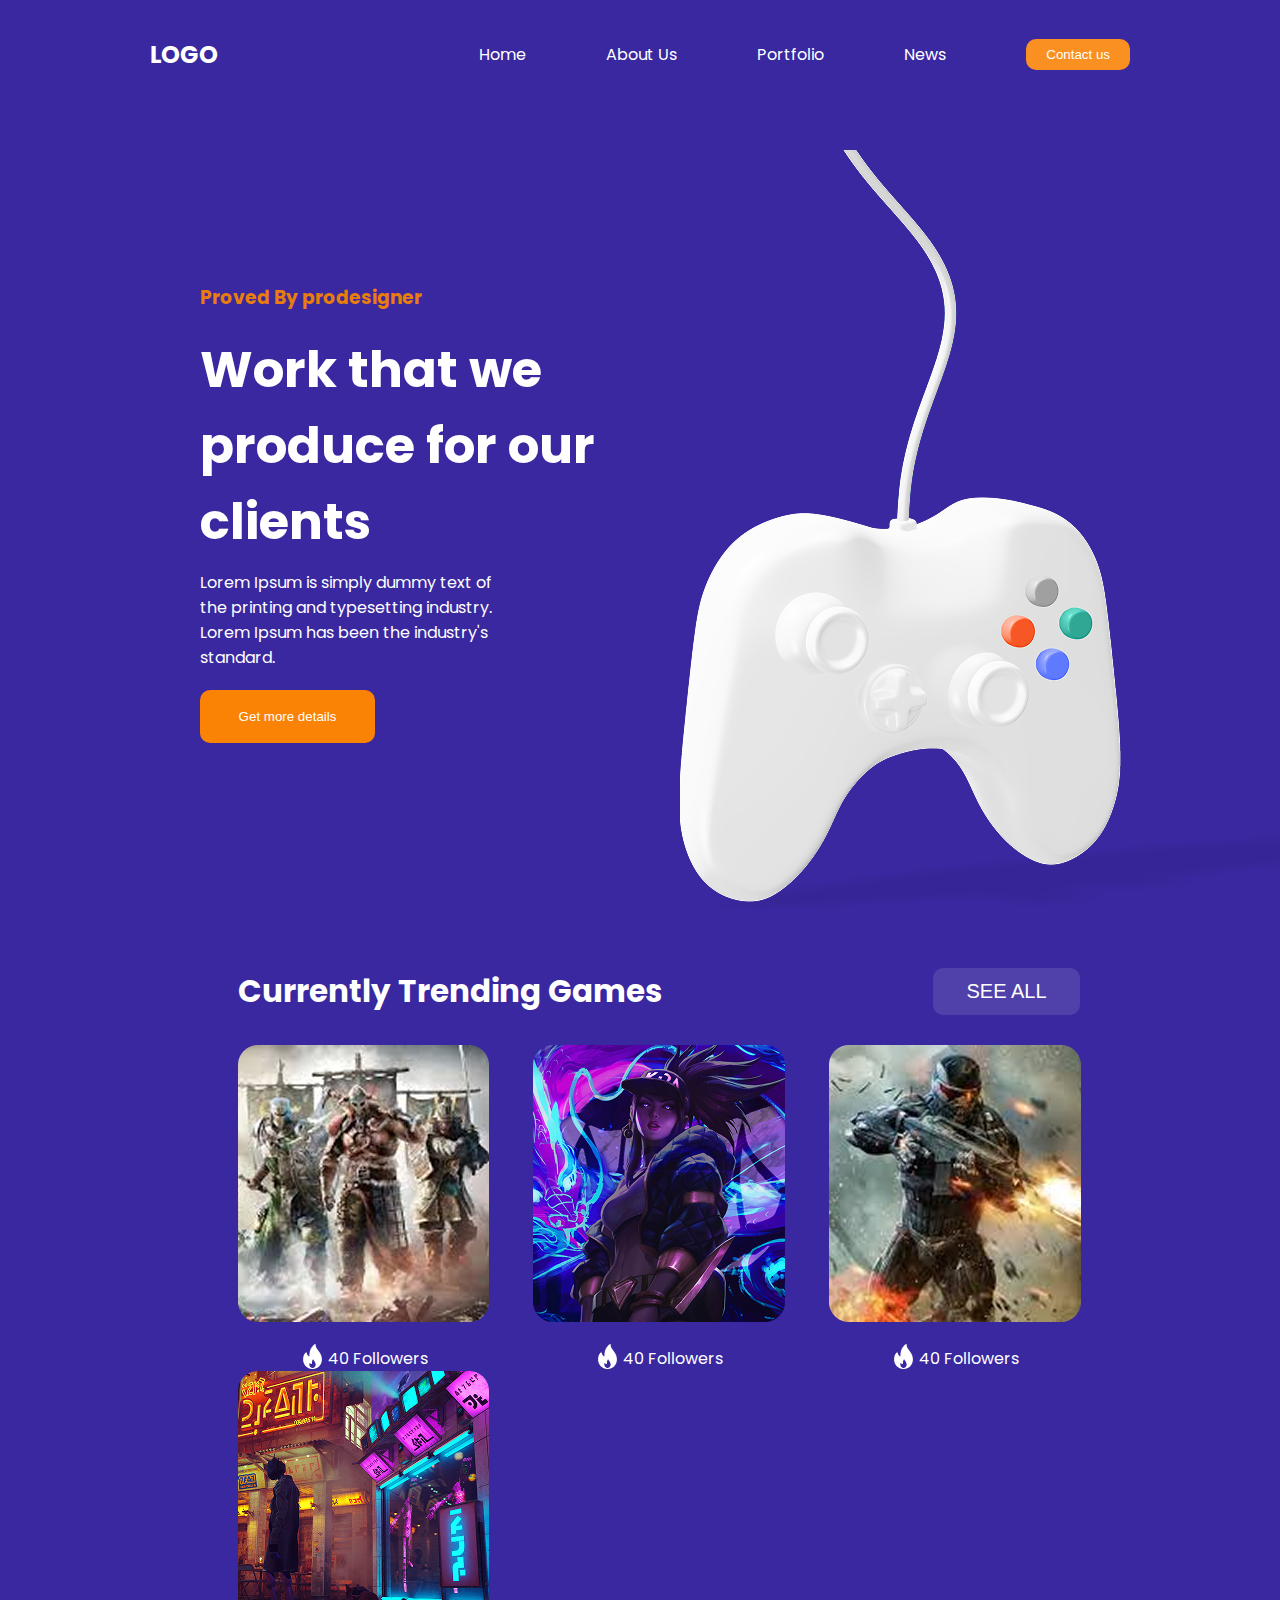
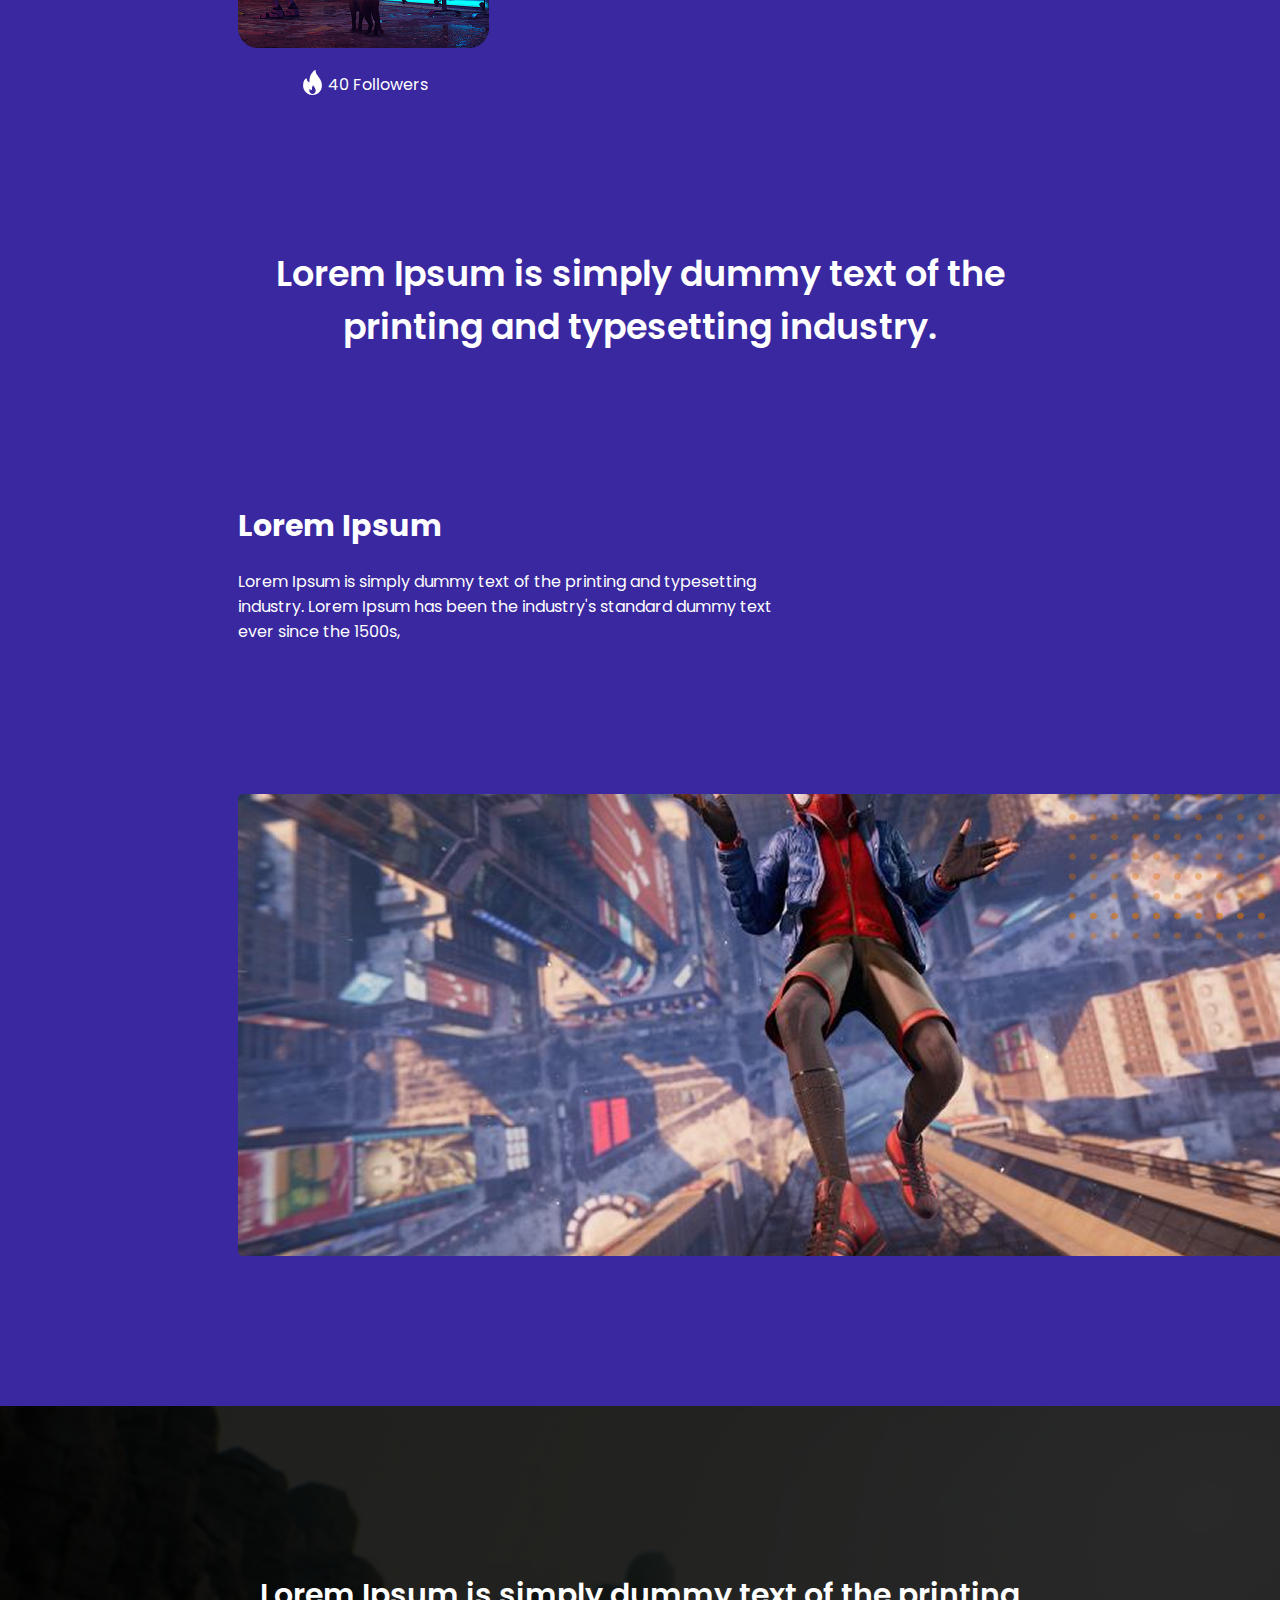
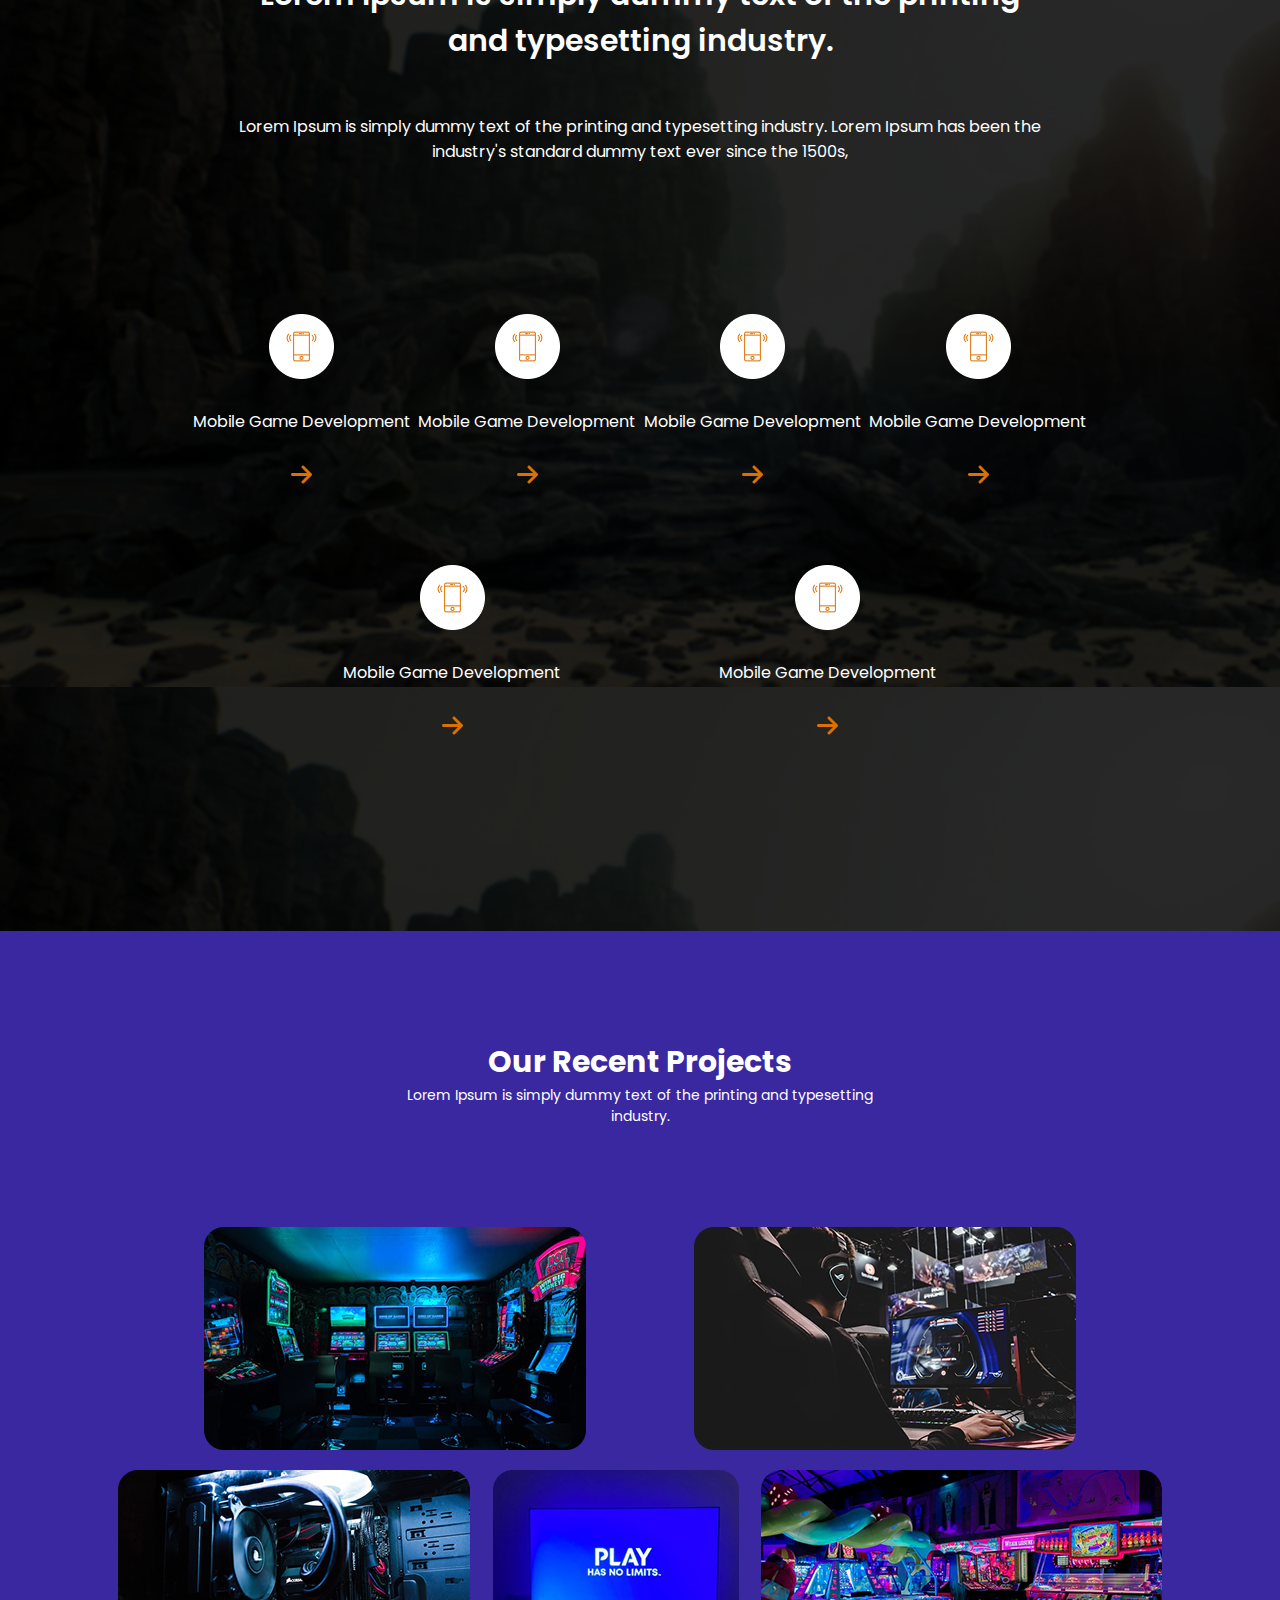
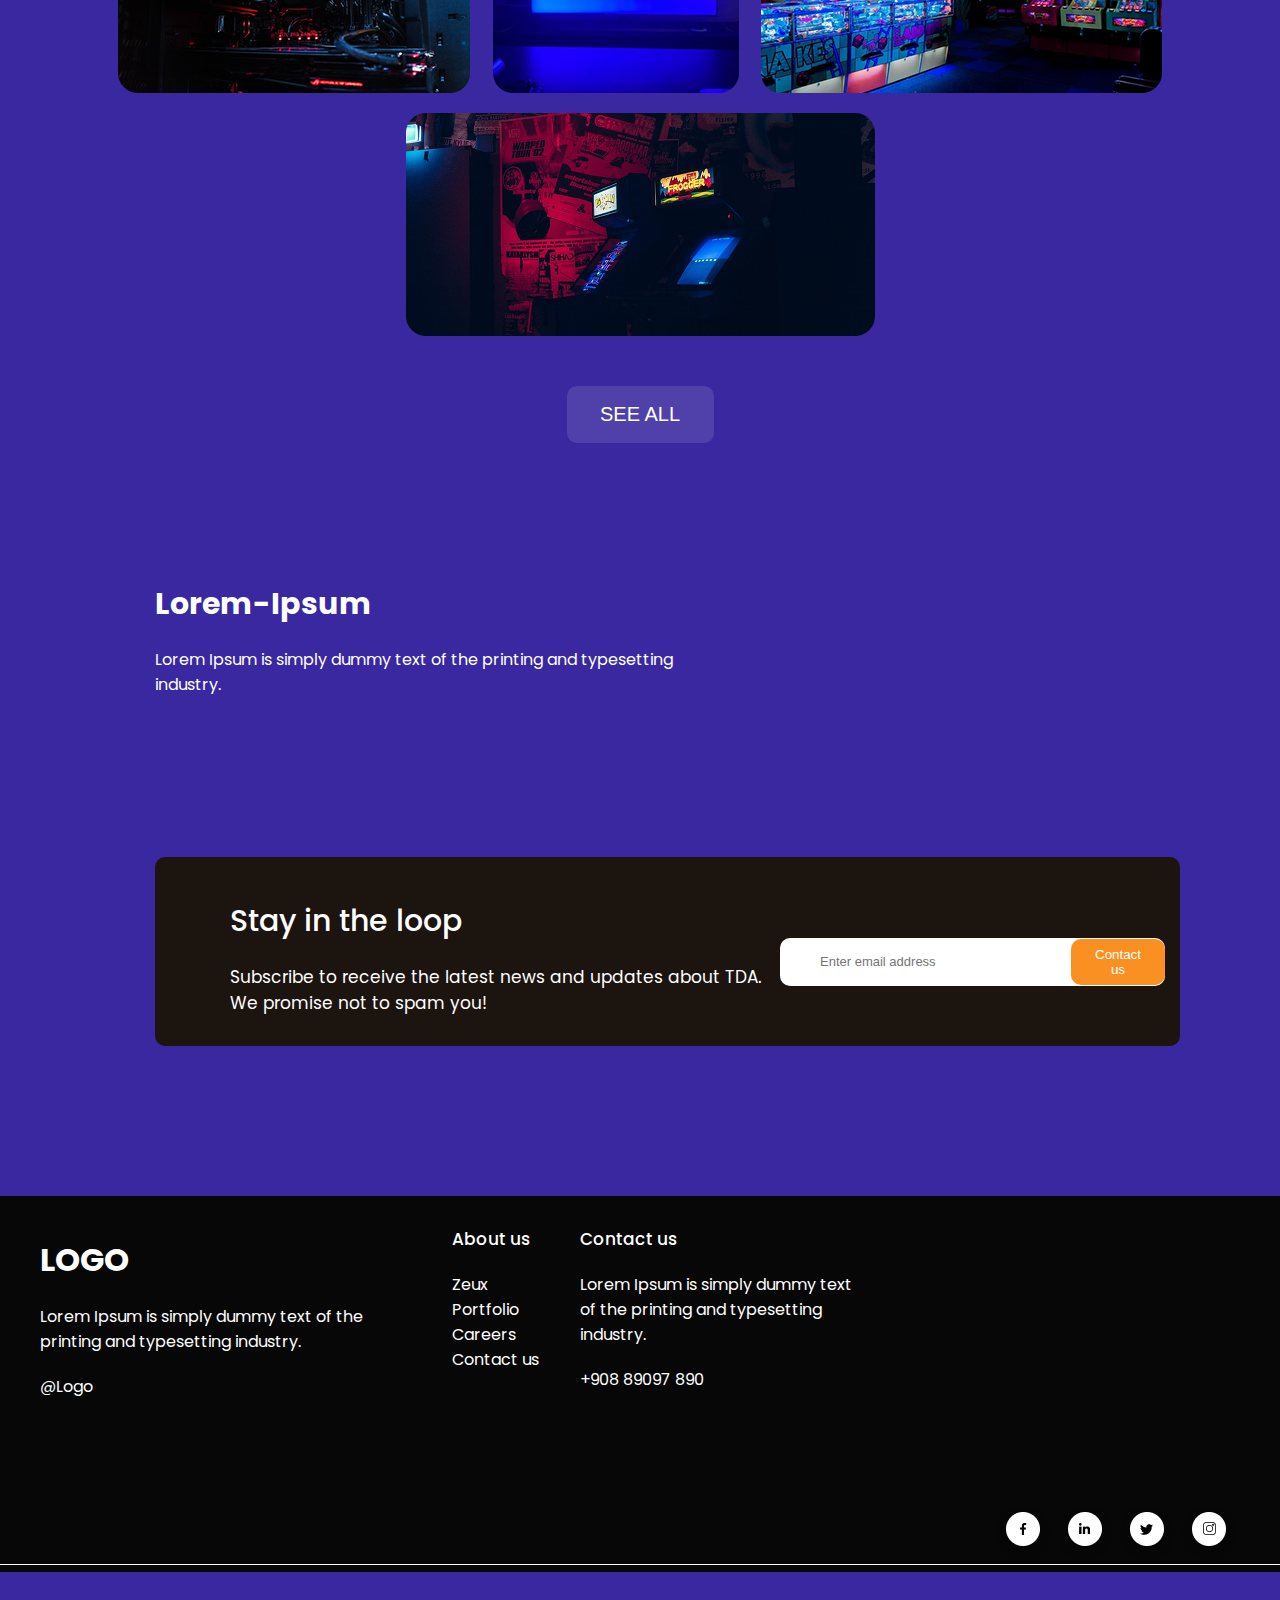
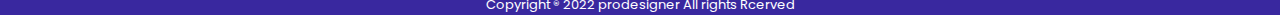
<file: index.html>
<!DOCTYPE html>
<html lang="en">
  <head>
    <meta charset="UTF-8" />
    <meta name="viewport" content="width=device-width, initial-scale=1.0" />
    <title>New Gaming Website</title>
    <link rel="stylesheet" href="style.css" />
    <link rel="preconnect" href="https://fonts.googleapis.com" />
    <link rel="preconnect" href="https://fonts.gstatic.com" crossorigin />
    <link
      href="https://fonts.googleapis.com/css2?family=Candal&family=Inter:ital,opsz,wght@0,14..32,100..900;1,14..32,100..900&family=League+Gothic&family=League+Spartan:wght@100..900&family=Poppins:ital,wght@0,100;0,200;0,300;0,400;0,500;0,600;0,700;0,800;0,900;1,100;1,200;1,300;1,400;1,500;1,600;1,700;1,800;1,900&family=Special+Gothic+Expanded+One&display=swap"
      rel="stylesheet"
    />
    <link
      rel="stylesheet"
      href="https://cdnjs.cloudflare.com/ajax/libs/font-awesome/6.7.2/css/all.min.css"
    />
  </head>
  <body>
    <div class="header">
      <div>
        <a href="#"><h2>LOGO</h2></a>
      </div>

      <div>
        <ul class="navbar">
          <li><a href="#">Home </a></li>
          <li><a href="pages/Aboutus.html">About Us</a></li>
          <li><a href="pages/portfolio.html">Portfolio </a></li>
          <li><a href="pages/news.html">News </a></li>
          <li>
            <button class="contact-us">
              <a href="pages/contactus.html">Contact us</a>
            </button>
          </li>
        </ul>
      </div>
    </div>
    <div class="hero-section">
      <div class="content">
        <h3>Proved By prodesigner</h3>
        <h2>Work that we produce for our clients</h2>
        <p>
          Lorem Ipsum is simply dummy text of the printing and typesetting
          industry. Lorem Ipsum has been the industry's standard.
        </p>
        <button>Get more details</button>
      </div>
      <div class="joystic">
        <img src="img/home/joy_stick 1.png" alt="" />
      </div>
    </div>
    <div class="trending">
      <h1>Currently Trending Games</h1>
      <button>SEE ALL</button>
    </div>
    <div class="Games-card-container">
      <div class="Games-card">
        <img src="img/home/Rectangle 23.png" alt="" />
        <div>
          <img src="img/home/fire 1.png" alt="" />
          <p>40 Followers</p>
        </div>
      </div>
      <div class="Games-card">
        <img src="img/home/Rectangle 24.png" alt="" />
        <div>
          <img src="img/home/fire 1.png" alt="" />
          <p>40 Followers</p>
        </div>
      </div>
      <div class="Games-card">
        <img src="img/home/Rectangle 25.png" alt="" />
        <div>
          <img src="img/home/fire 1.png" alt="" />
          <p>40 Followers</p>
        </div>
      </div>
      <div class="Games-card">
        <img src="img/home/Rectangle 26.png" alt="" />
        <div>
          <img src="img/home/fire 1.png" alt="" />
          <p>40 Followers</p>
        </div>
      </div>
    </div>
    <div class="lorem">
      <h1>
        Lorem Ipsum is simply dummy text of the printing and typesetting
        industry.
      </h1>
    </div>
    <div class="lorem-content">
      <h1>Lorem Ipsum</h1>
      <p>
        Lorem Ipsum is simply dummy text of the printing and typesetting
        industry. Lorem Ipsum has been the industry's standard dummy text ever
        since the 1500s,
      </p>
    </div>
    <div class="spiderimg">
      <img class="background" src="img/home/Group 21.png" alt="" />
      <img class="dotes" src="img/home/Rectangle 4.png" alt="" />
    </div>
    <div class="container">
      <div class="container-content">
        <h1>
          Lorem Ipsum is simply dummy text of the printing and typesetting
          industry.
        </h1>
        <p>
          Lorem Ipsum is simply dummy text of the printing and typesetting
          industry. Lorem Ipsum has been the industry's standard dummy text ever
          since the 1500s,
        </p>
      </div>
      <div class="cards">
        <div class="container-card">
          <img src="img/home/Group 48.png" alt="" />
          <p>Mobile Game Development</p>
          <img src="img/home/arrow 1.png" alt="" />
        </div>
        <div class="container-card">
          <img src="img/home/Group 48.png" alt="" />
          <p>Mobile Game Development</p>
          <img src="img/home/arrow 1.png" alt="" />
        </div>
        <div class="container-card">
          <img src="img/home/Group 48.png" alt="" />
          <p>Mobile Game Development</p>
          <img src="img/home/arrow 1.png" alt="" />
        </div>
        <div class="container-card">
          <img src="img/home/Group 48.png" alt="" />
          <p>Mobile Game Development</p>
          <img src="img/home/arrow 1.png" alt="" />
        </div>
        <div class="container-card">
          <img src="img/home/Group 48.png" alt="" />
          <p>Mobile Game Development</p>
          <img src="img/home/arrow 1.png" alt="" />
        </div>
        <div class="container-card">
          <img src="img/home/Group 48.png" alt="" />
          <p>Mobile Game Development</p>
          <img src="img/home/arrow 1.png" alt="" />
        </div>
      </div>
    </div>
    <div class="projects">
      <h1>Our Recent Projects</h1>
      <p>
        Lorem Ipsum is simply dummy text of the printing and typesetting
        industry.
      </p>
      <div class="project-cards-container">
        <img src="img/home/Rectangle 15.png" alt="" />
        <img src="img/home/Rectangle 16.png" alt="" />
        <img src="img/home/Rectangle 17.png" alt="" />
        <img src="img/home/Rectangle 19.png" alt="" />
        <img src="img/home/Rectangle 18.png" alt="" />
        <img src="img/home/Rectangle 20.png" alt="" />
      </div>
      <button>SEE ALL</button>
    </div>

    <div class="Lorem-Ipsum">
      <div class="Lorem-Ipsum-content">
        <h1>Lorem-Ipsum</h1>
        <p>
          Lorem Ipsum is simply dummy text of the printing and typesetting
          industry.
        </p>
      </div>
    </div>
    <div class="subscribe">
      <div class="subscribe-content">
        <h1>Stay in the loop</h1>
        <p>
          Subscribe to receive the latest news and updates about TDA. We promise
          not to spam you!
        </p>
      </div>
      <div class="subscribe-input">
        <div class="subscribe-input-field">
          <input type="text" placeholder="Enter email address" />
          <button class="contact-us">Contact us</button>
        </div>
      </div>
    </div>
    <div class="footer">
      <div class="footer-card-container">
        <div class="footer-card">
          <h1>LOGO</h1>
          <p class="footer-cardp">
            Lorem Ipsum is simply dummy text of the printing and typesetting
            industry.
          </p>
          <p>@Logo</p>
        </div>
        <div class="footer-card">
          <h3>About us</h3>
          <ul>
            <li>Zeux</li>
            <li>Portfolio</li>
            <li>Careers</li>
            <li>Contact us</li>
          </ul>
        </div>
        <div class="footer-card">
          <h3>Contact us</h3>
          <p id="width">
            Lorem Ipsum is simply dummy text of the printing and typesetting
            industry.
          </p>
          <p>+908 89097 890</p>
        </div>
        <div class="footer-card-logo">
          <img src="img/home/Group 5.png" alt="" />
          <img src="img/home/Group 9.png" alt="" />
          <img src="img/home/Group 10.png" alt="" />
          <img src="img/home/Group 11.png" alt="" />
        </div>
      </div>
      <p id="footerp">Copyright ® 2022 prodesigner All rights Rcerved</p>
    </div>
  </body>
</html>
</file>
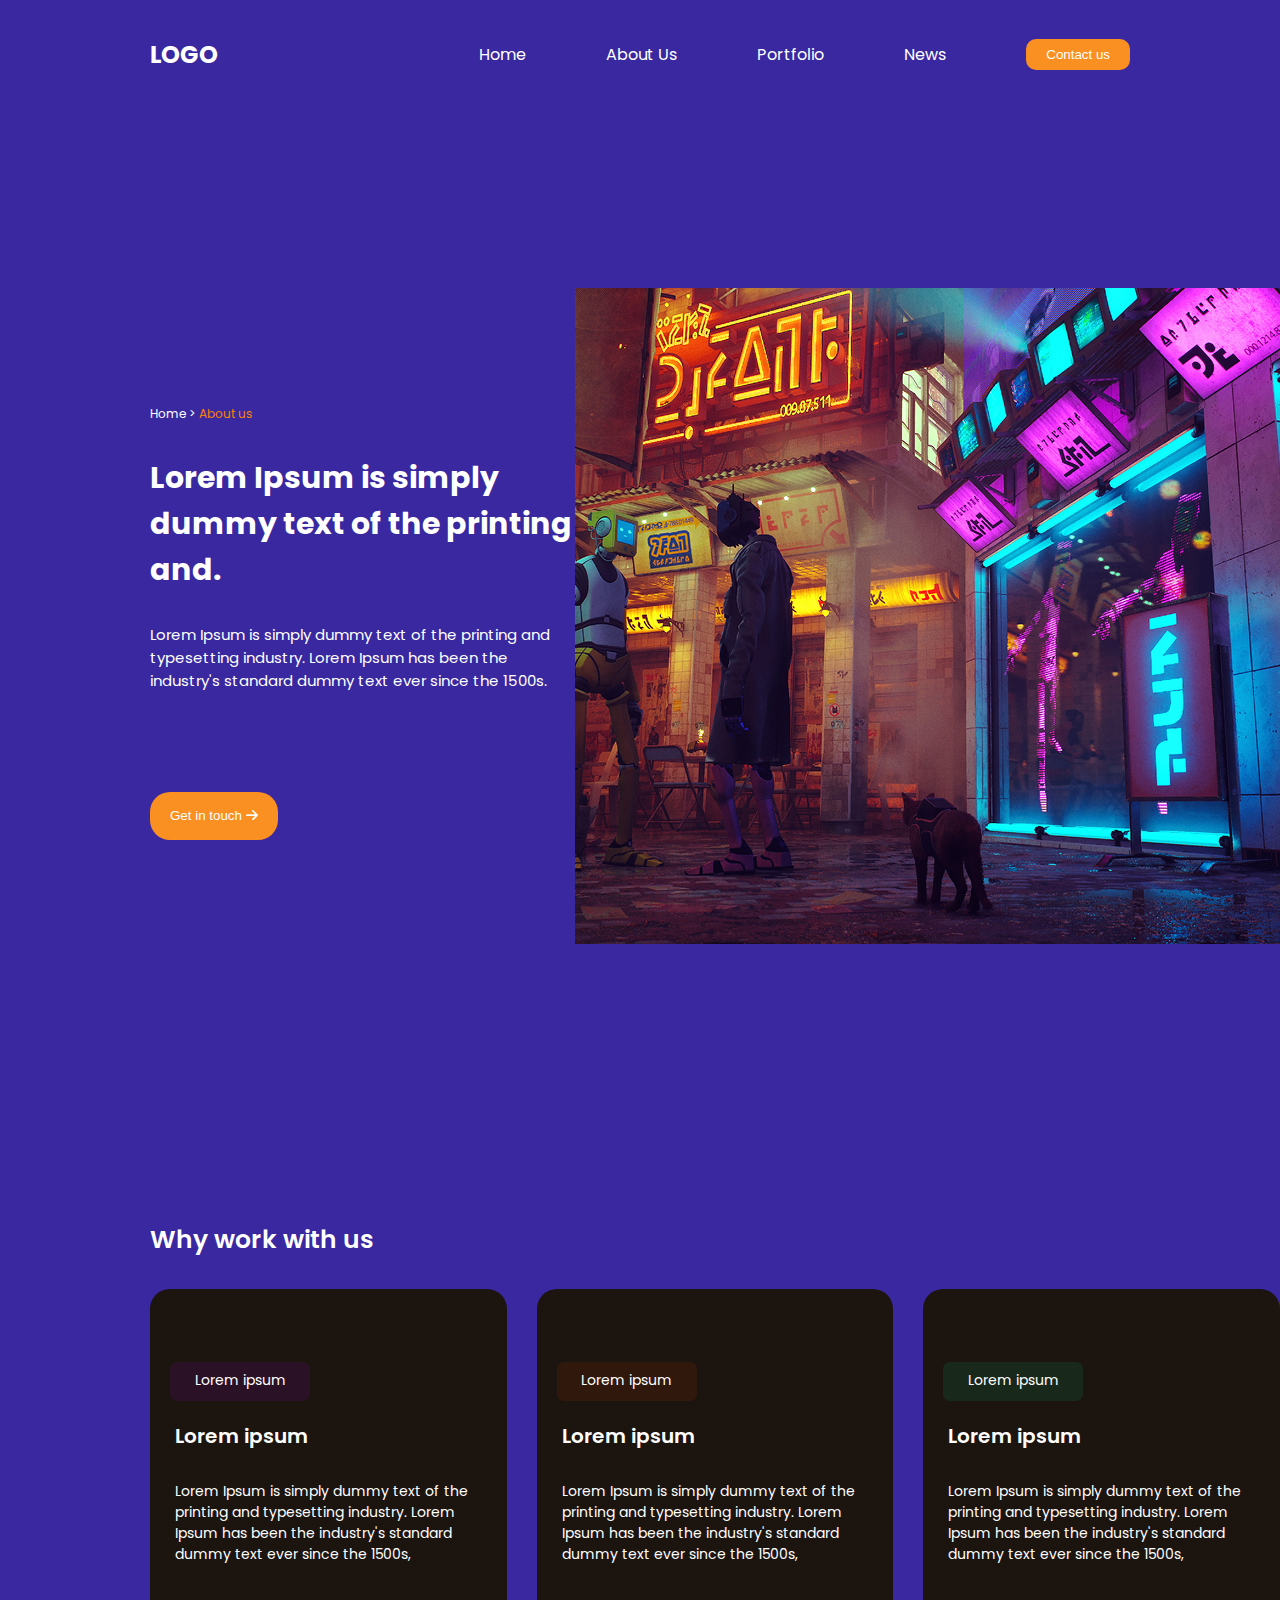
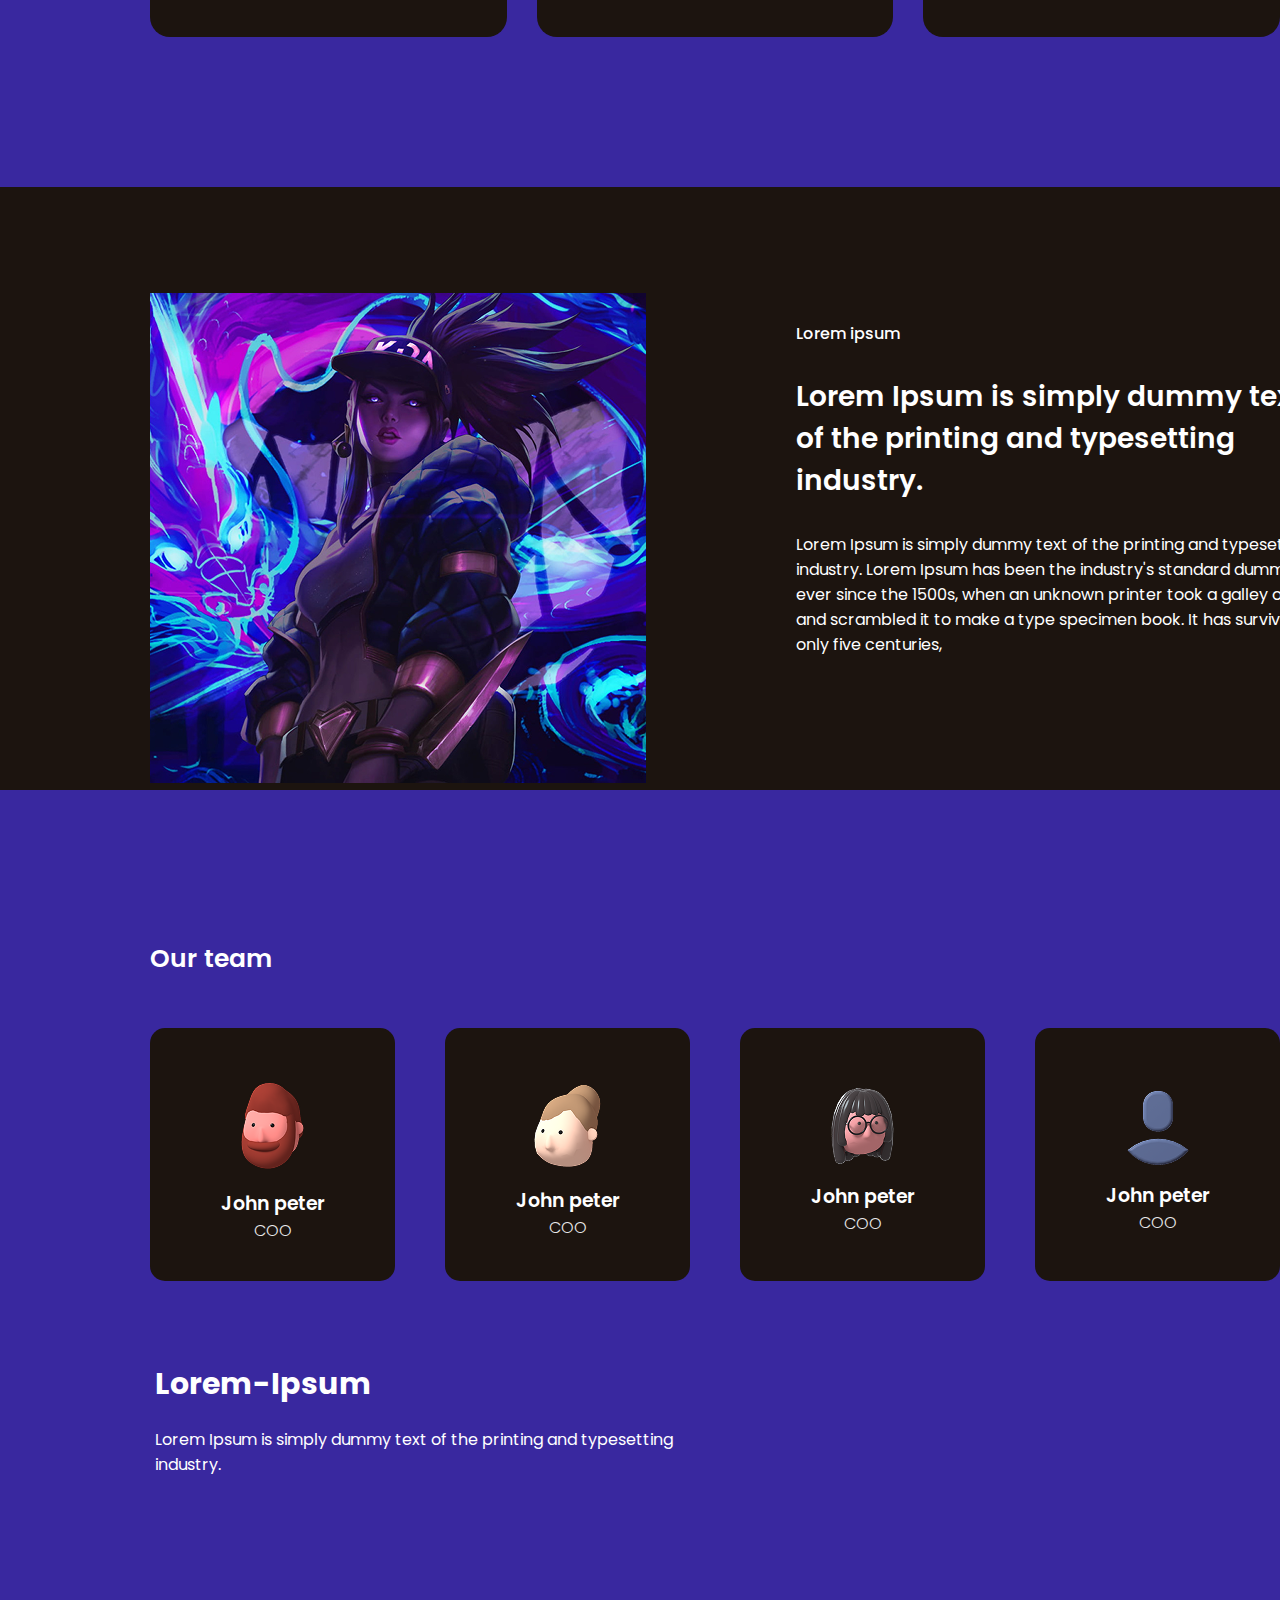
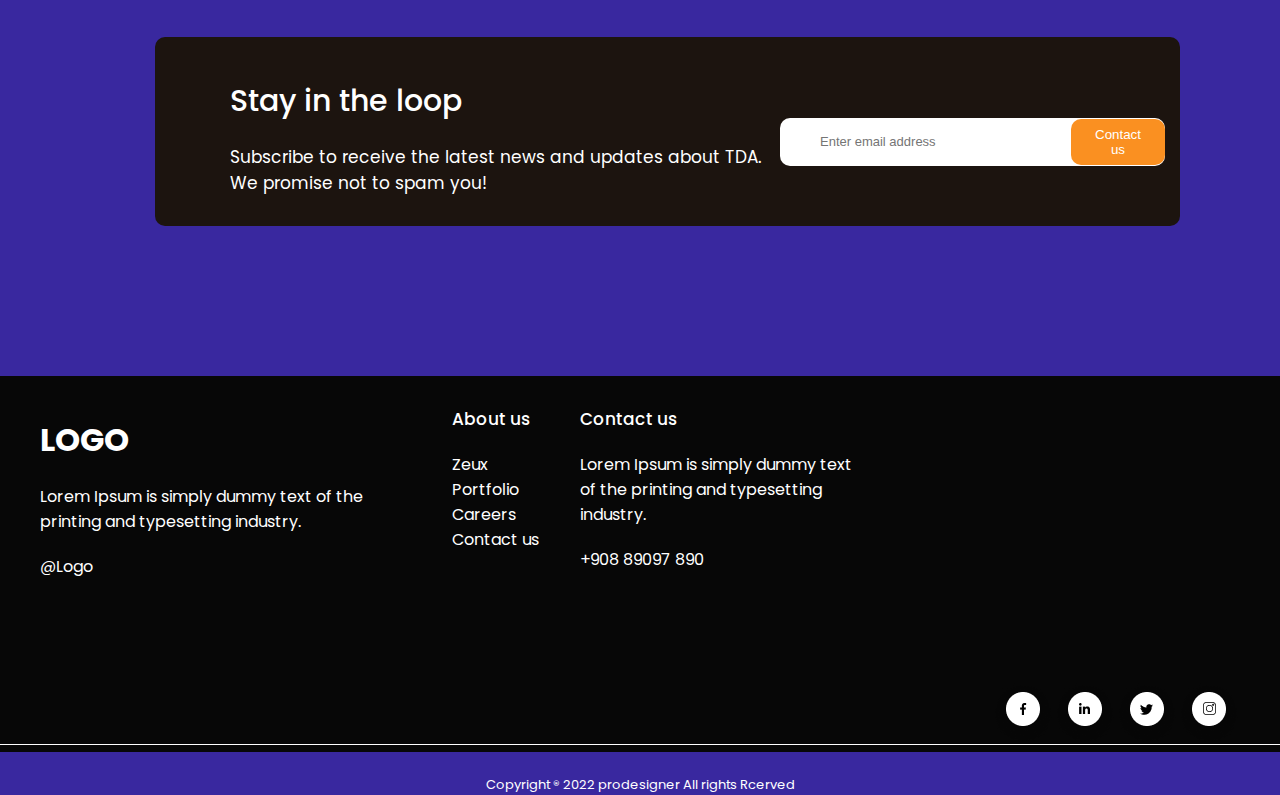
<file: pages/Aboutus.html>
<!DOCTYPE html>
<html lang="en">
  <head>
    <meta charset="UTF-8" />
    <link rel="stylesheet" href="Aboutus.css" />
    <link
      href="https://fonts.googleapis.com/css2?family=Candal&family=Inter:ital,opsz,wght@0,14..32,100..900;1,14..32,100..900&family=League+Gothic&family=League+Spartan:wght@100..900&family=Poppins:ital,wght@0,100;0,200;0,300;0,400;0,500;0,600;0,700;0,800;0,900;1,100;1,200;1,300;1,400;1,500;1,600;1,700;1,800;1,900&family=Special+Gothic+Expanded+One&display=swap"
      rel="stylesheet"
    />
    <meta name="viewport" content="width=device-width, initial-scale=1.0" />
    <title>Document</title>
  </head>
  <body>
    <div class="header">
      <div>
        <a href="#"><h2>LOGO</h2></a>
      </div>

      <div>
        <ul class="navbar">
          <li><a href="../index.html">Home </a></li>
          <li><a href="#">About Us</a></li>
          <li><a href="portfolio.html">Portfolio </a></li>
          <li><a href="news.html">News </a></li>
          <li>
            <button class="contact-us">
              <a href="contactus.html">Contact us</a>
            </button>
          </li>
        </ul>
      </div>
    </div>
    <div class="hero-section">
      <div class="hero-section-content">
        <span
          ><p>Home ></p>
          <p style="color: #fa8305">About us</p></span
        >
        <h1>Lorem Ipsum is simply dummy text of the printing and.</h1>
        <p>
          Lorem Ipsum is simply dummy text of the printing and typesetting
          industry. Lorem Ipsum has been the industry's standard dummy text ever
          since the 1500s.
        </p>
        <button>
          Get in touch <img src="../img/signup/arrow 6.png" alt="" />
        </button>
      </div>
      <div><img src="../img/signup/Rectangle 6 .png" alt="" /></div>
    </div>
    <div class="work-with-us">
      <h1>Why work with us</h1>
      <div class="work-with-us-card-container">
        <div class="work-with-us-card">
          <h4>Lorem ipsum</h4>
          <h3>Lorem ipsum</h3>
          <p>
            Lorem Ipsum is simply dummy text of the printing and typesetting
            industry. Lorem Ipsum has been the industry's standard dummy text
            ever since the 1500s,
          </p>
        </div>
        <div class="work-with-us-card">
          <h4 style="background-color: #dc42001c">Lorem ipsum</h4>
          <h3>Lorem ipsum</h3>
          <p>
            Lorem Ipsum is simply dummy text of the printing and typesetting
            industry. Lorem Ipsum has been the industry's standard dummy text
            ever since the 1500s,
          </p>
        </div>
        <div class="work-with-us-card">
          <h4 style="background-color: #00dc8d1c">Lorem ipsum</h4>
          <h3>Lorem ipsum</h3>
          <p>
            Lorem Ipsum is simply dummy text of the printing and typesetting
            industry. Lorem Ipsum has been the industry's standard dummy text
            ever since the 1500s,
          </p>
        </div>
      </div>
    </div>
    <div class="black-div">
      <div class="black-div-img">
        <img src="../img/signup/Rectangle 25 (1).png" alt="" />
      </div>
      <div class="black-div-content">
        <h4>Lorem ipsum</h4>
        <h3>
          Lorem Ipsum is simply dummy text of the printing and typesetting
          industry.
        </h3>
        <p>
          Lorem Ipsum is simply dummy text of the printing and typesetting
          industry. Lorem Ipsum has been the industry's standard dummy text ever
          since the 1500s, when an unknown printer took a galley of type and
          scrambled it to make a type specimen book. It has survived not only
          five centuries,
        </p>
      </div>
    </div>
    <div class="our-team">
      <h1>Our team</h1>
      <div class="our-team-card-container">
        <div class="our-team-card">
          <img src="../img/signup/Bill 1.png" alt="" />
          <h3>John peter</h3>
          <p>COO</p>
        </div>
        <div class="our-team-card">
          <img src="../img/signup/Beverly 1.png" alt="" />
          <h3>John peter</h3>
          <p>COO</p>
        </div>
        <div class="our-team-card">
          <img src="../img/signup/Claudia 1.png" alt="" />
          <h3>John peter</h3>
          <p>COO</p>
        </div>
        <div class="our-team-card">
          <img src="../img/signup/Avatar 1.png" alt="" />
          <h3>John peter</h3>
          <p>COO</p>
        </div>
      </div>
    </div>
    <div class="Lorem-Ipsum">
      <div class="Lorem-Ipsum-content">
        <h1>Lorem-Ipsum</h1>
        <p>
          Lorem Ipsum is simply dummy text of the printing and typesetting
          industry.
        </p>
      </div>
    </div>
    <div class="subscribe">
      <div class="subscribe-content">
        <h1>Stay in the loop</h1>
        <p>
          Subscribe to receive the latest news and updates about TDA. We promise
          not to spam you!
        </p>
      </div>
      <div class="subscribe-input">
        <div class="subscribe-input-field">
          <input type="text" placeholder="Enter email address" />
          <button class="contact-us">Contact us</button>
        </div>
      </div>
    </div>
    <div class="footer">
      <div class="footer-card-container">
        <div class="footer-card">
          <h1>LOGO</h1>
          <p class="footer-cardp">
            Lorem Ipsum is simply dummy text of the printing and typesetting
            industry.
          </p>
          <p>@Logo</p>
        </div>
        <div class="footer-card">
          <h3>About us</h3>
          <ul>
            <li>Zeux</li>
            <li>Portfolio</li>
            <li>Careers</li>
            <li>Contact us</li>
          </ul>
        </div>
        <div class="footer-card">
          <h3>Contact us</h3>
          <p id="width">
            Lorem Ipsum is simply dummy text of the printing and typesetting
            industry.
          </p>
          <p>+908 89097 890</p>
        </div>
        <div class="footer-card-logo">
          <img src="../img/home/Group 5.png" alt="" />
          <img src="../img/home/Group 9.png" alt="" />
          <img src="../img/home/Group 10.png" alt="" />
          <img src="../img/home/Group 11.png" alt="" />
        </div>
      </div>
      <p id="footerp">Copyright ® 2022 prodesigner All rights Rcerved</p>
    </div>
  </body>
</html>
</file>
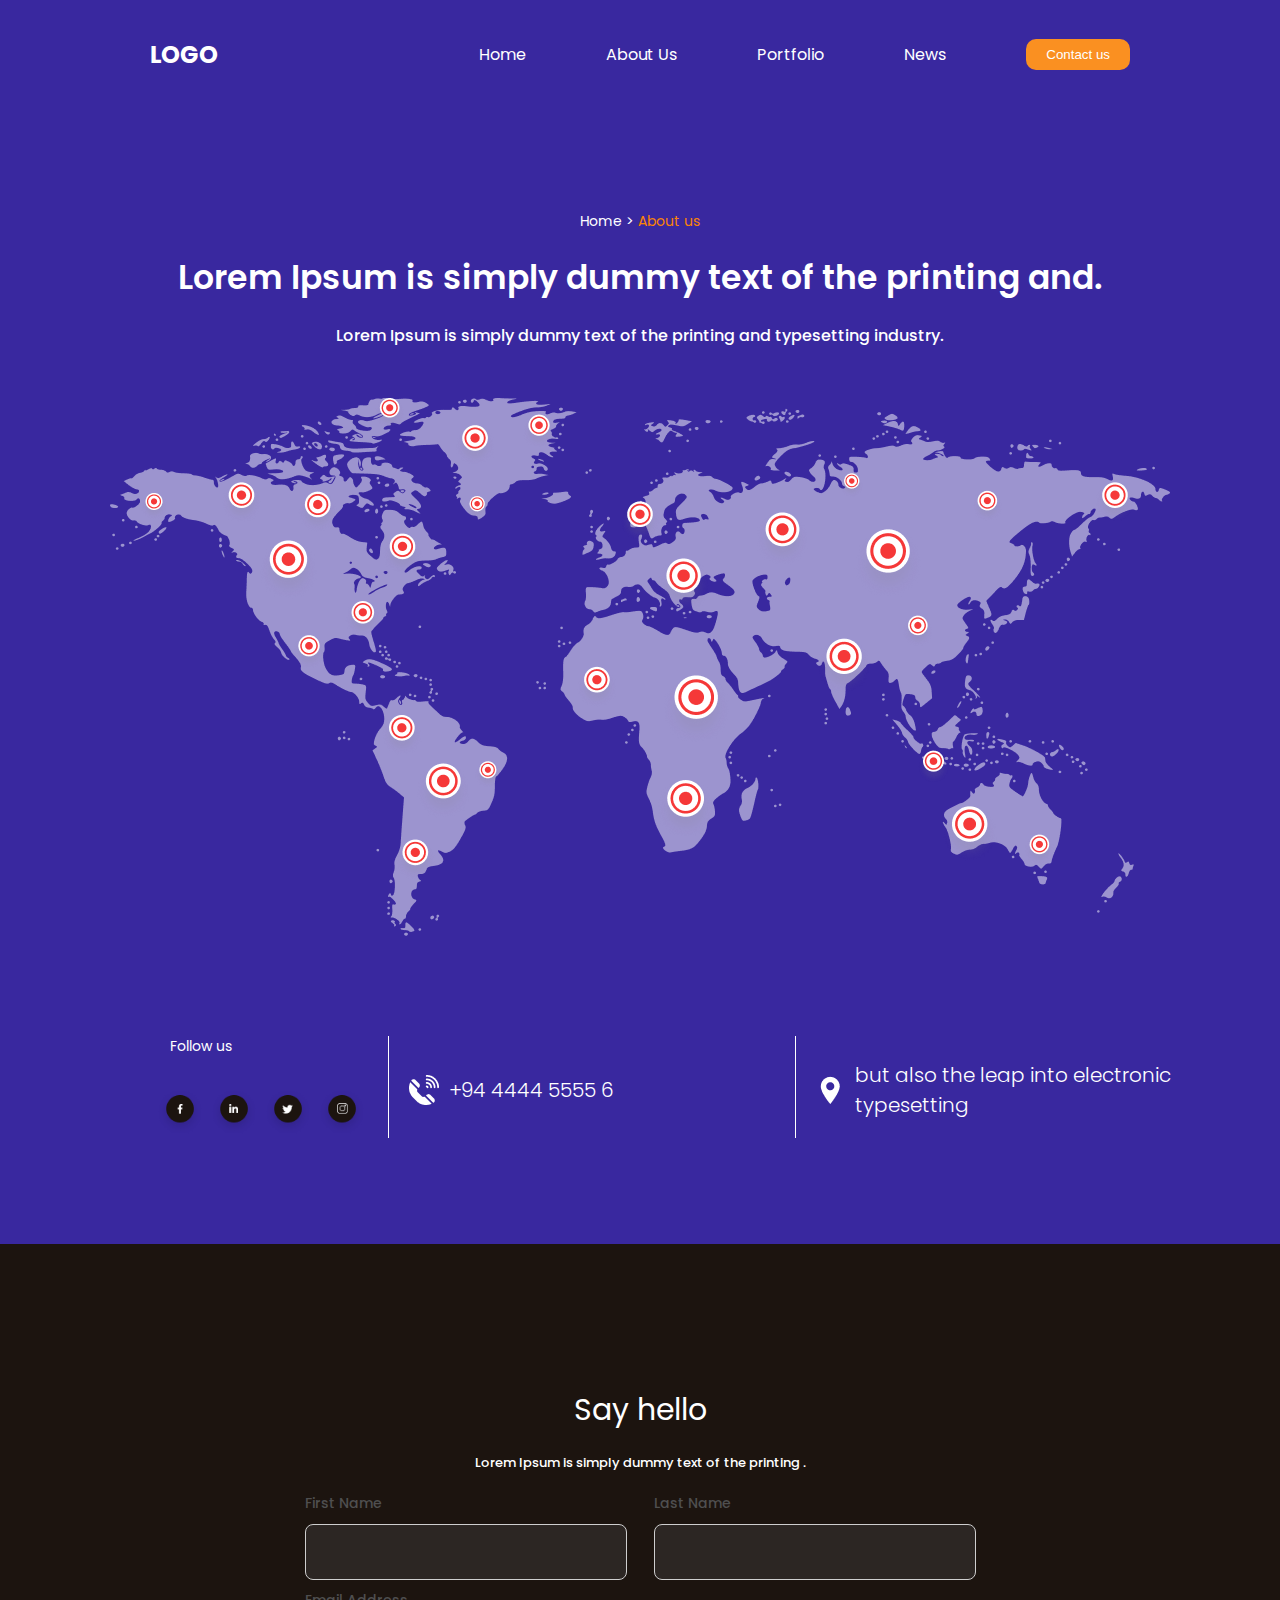
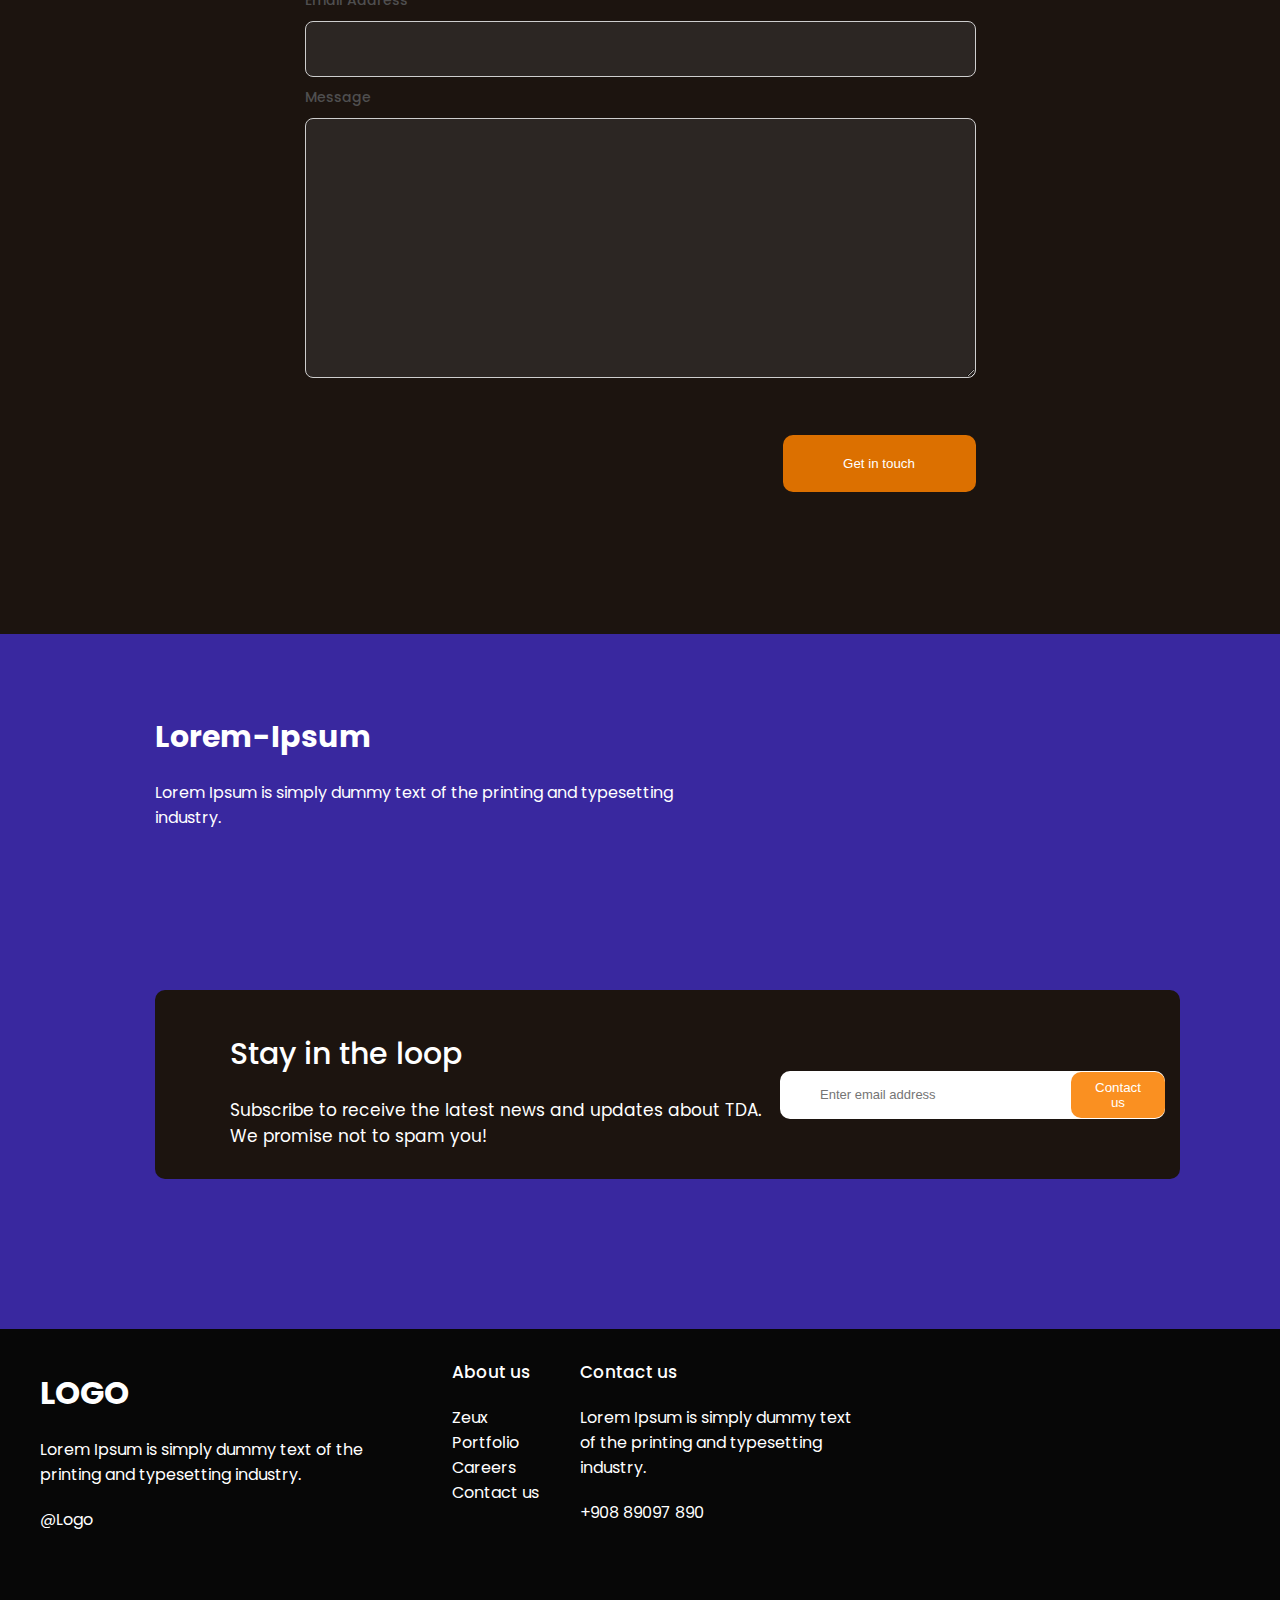
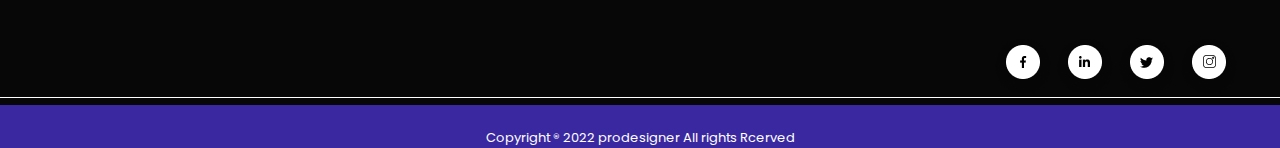
<file: pages/contactus.html>
<!DOCTYPE html>
<html lang="en">
  <head>
    <meta charset="UTF-8" />
    <meta name="viewport" content="width=device-width, initial-scale=1.0" />
    <link rel="stylesheet" href="contactus.css" />
    <link
      href="https://fonts.googleapis.com/css2?family=Candal&family=Inter:ital,opsz,wght@0,14..32,100..900;1,14..32,100..900&family=League+Gothic&family=League+Spartan:wght@100..900&family=Poppins:ital,wght@0,100;0,200;0,300;0,400;0,500;0,600;0,700;0,800;0,900;1,100;1,200;1,300;1,400;1,500;1,600;1,700;1,800;1,900&family=Special+Gothic+Expanded+One&display=swap"
      rel="stylesheet"
    />
    <title>Document</title>
  </head>
  <body>
    <div class="header">
      <div>
        <a href="#"><h2>LOGO</h2></a>
      </div>

      <div>
        <ul class="navbar">
          <li><a href="../index.html">Home </a></li>
          <li><a href="Aboutus.html">About Us</a></li>
          <li><a href="portfolio.html">Portfolio </a></li>
          <li><a href="news.html">News </a></li>
          <li>
            <button class="contact-us">
              <a href="contactus.html">Contact us</a>
            </button>
          </li>
        </ul>
      </div>
    </div>
    <div class="hero-section">
      <span
        ><p>Home ></p>
        <p style="color: #fa8305">About us</p></span
      >
      <h1>Lorem Ipsum is simply dummy text of the printing and.</h1>
      <p>
        Lorem Ipsum is simply dummy text of the printing and typesetting
        industry.
      </p>
      <img src="../img/contactus/Huge Global.png" alt="" />
    </div>
    <div class="contactus-div">
      <div class="contactus-div-card-1">
        <p>Follow us</p>
        <span
          ><img src="../img/contactus/Group 5.png" alt="" />
          <img src="../img/contactus/Group 9.png" alt="" />
          <img src="../img/contactus/Group 10.png" alt="" />
          <img src="../img/contactus/Group 11.png" alt=""
        /></span>
      </div>
      <div class="boder-line"></div>
      <div class="contactus-div-card-2">
        <span
          ><img src="../img/contactus/phone 1.png" alt="" />
          <p>+94 4444 5555 6</p></span
        >
      </div>
      <div class="boder-line"></div>
      <div class="contactus-div-card-2">
        <span
          ><img src="../img/contactus/gps 1.png" alt="" />
          <p>but also the leap into electronic typesetting</p></span
        >
      </div>
    </div>
    <div class="user-form">
      <h1>Say hello</h1>
      <p class="user-form-p">
        Lorem Ipsum is simply dummy text of the printing .
      </p>
      <div class="user-form-inner">
        <div>
          <span style="display: inline"
            ><p>First Name</p>
            <input type="text"
          /></span>
          <span
            ><p>Last Name</p>
            <input type="text"
          /></span>
        </div>
        <span style="display: inline"
          ><p>Email Address</p>
          <input class="user-form-inner-input" type="text"
        /></span>
        <span style="display: inline"
          ><p>Message</p>
          <textarea name="" id=""></textarea>
        </span>
        <button>Get in touch</button>
      </div>
    </div>
    <div class="Lorem-Ipsum">
      <div class="Lorem-Ipsum-content">
        <h1>Lorem-Ipsum</h1>
        <p>
          Lorem Ipsum is simply dummy text of the printing and typesetting
          industry.
        </p>
      </div>
    </div>
    <div class="subscribe">
      <div class="subscribe-content">
        <h1>Stay in the loop</h1>
        <p>
          Subscribe to receive the latest news and updates about TDA. We promise
          not to spam you!
        </p>
      </div>
      <div class="subscribe-input">
        <div class="subscribe-input-field">
          <input type="text" placeholder="Enter email address" />
          <button class="contact-us">Contact us</button>
        </div>
      </div>
    </div>
    <div class="footer">
      <div class="footer-card-container">
        <div class="footer-card">
          <h1>LOGO</h1>
          <p class="footer-cardp">
            Lorem Ipsum is simply dummy text of the printing and typesetting
            industry.
          </p>
          <p>@Logo</p>
        </div>
        <div class="footer-card">
          <h3>About us</h3>
          <ul>
            <li>Zeux</li>
            <li>Portfolio</li>
            <li>Careers</li>
            <li>Contact us</li>
          </ul>
        </div>
        <div class="footer-card">
          <h3>Contact us</h3>
          <p id="width">
            Lorem Ipsum is simply dummy text of the printing and typesetting
            industry.
          </p>
          <p>+908 89097 890</p>
        </div>
        <div class="footer-card-logo">
          <img src="../img/home/Group 5.png" alt="" />
          <img src="../img/home/Group 9.png" alt="" />
          <img src="../img/home/Group 10.png" alt="" />
          <img src="../img/home/Group 11.png" alt="" />
        </div>
      </div>
      <p id="footerp">Copyright ® 2022 prodesigner All rights Rcerved</p>
    </div>
  </body>
</html>
</file>
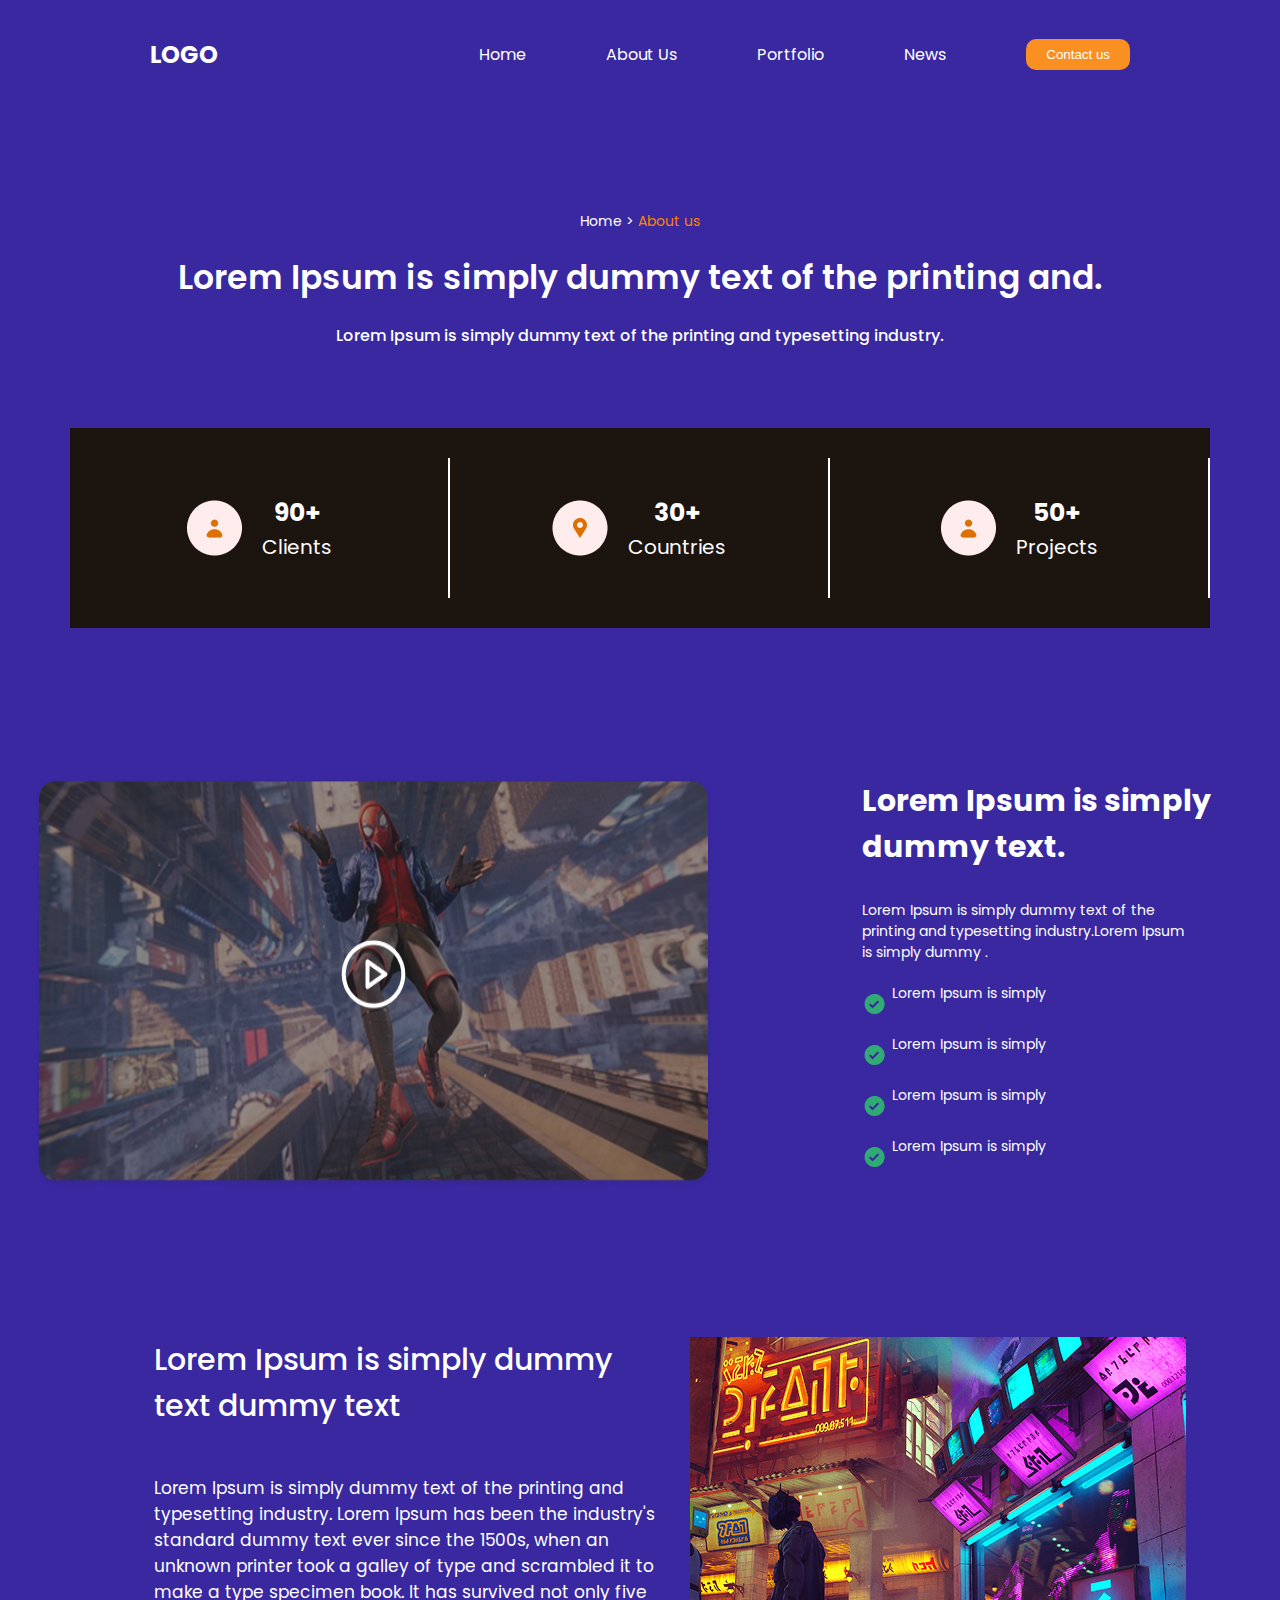
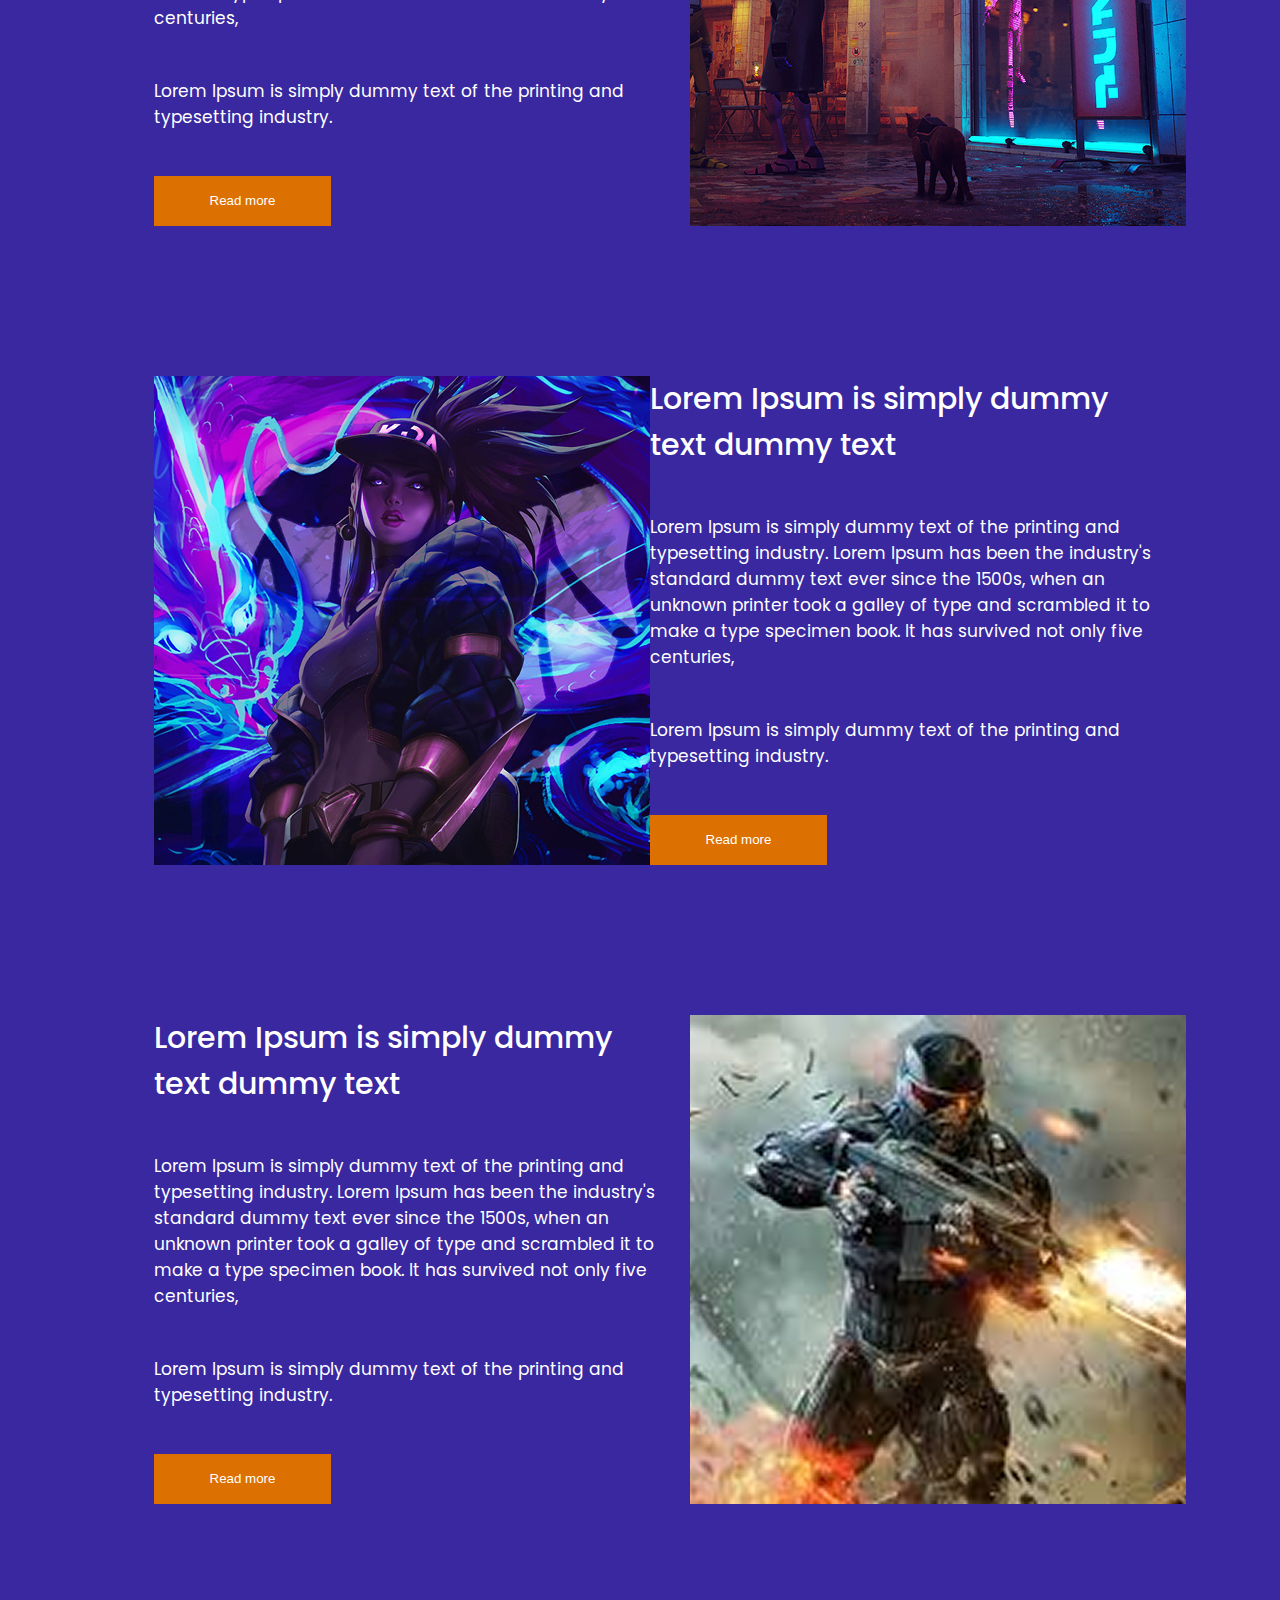
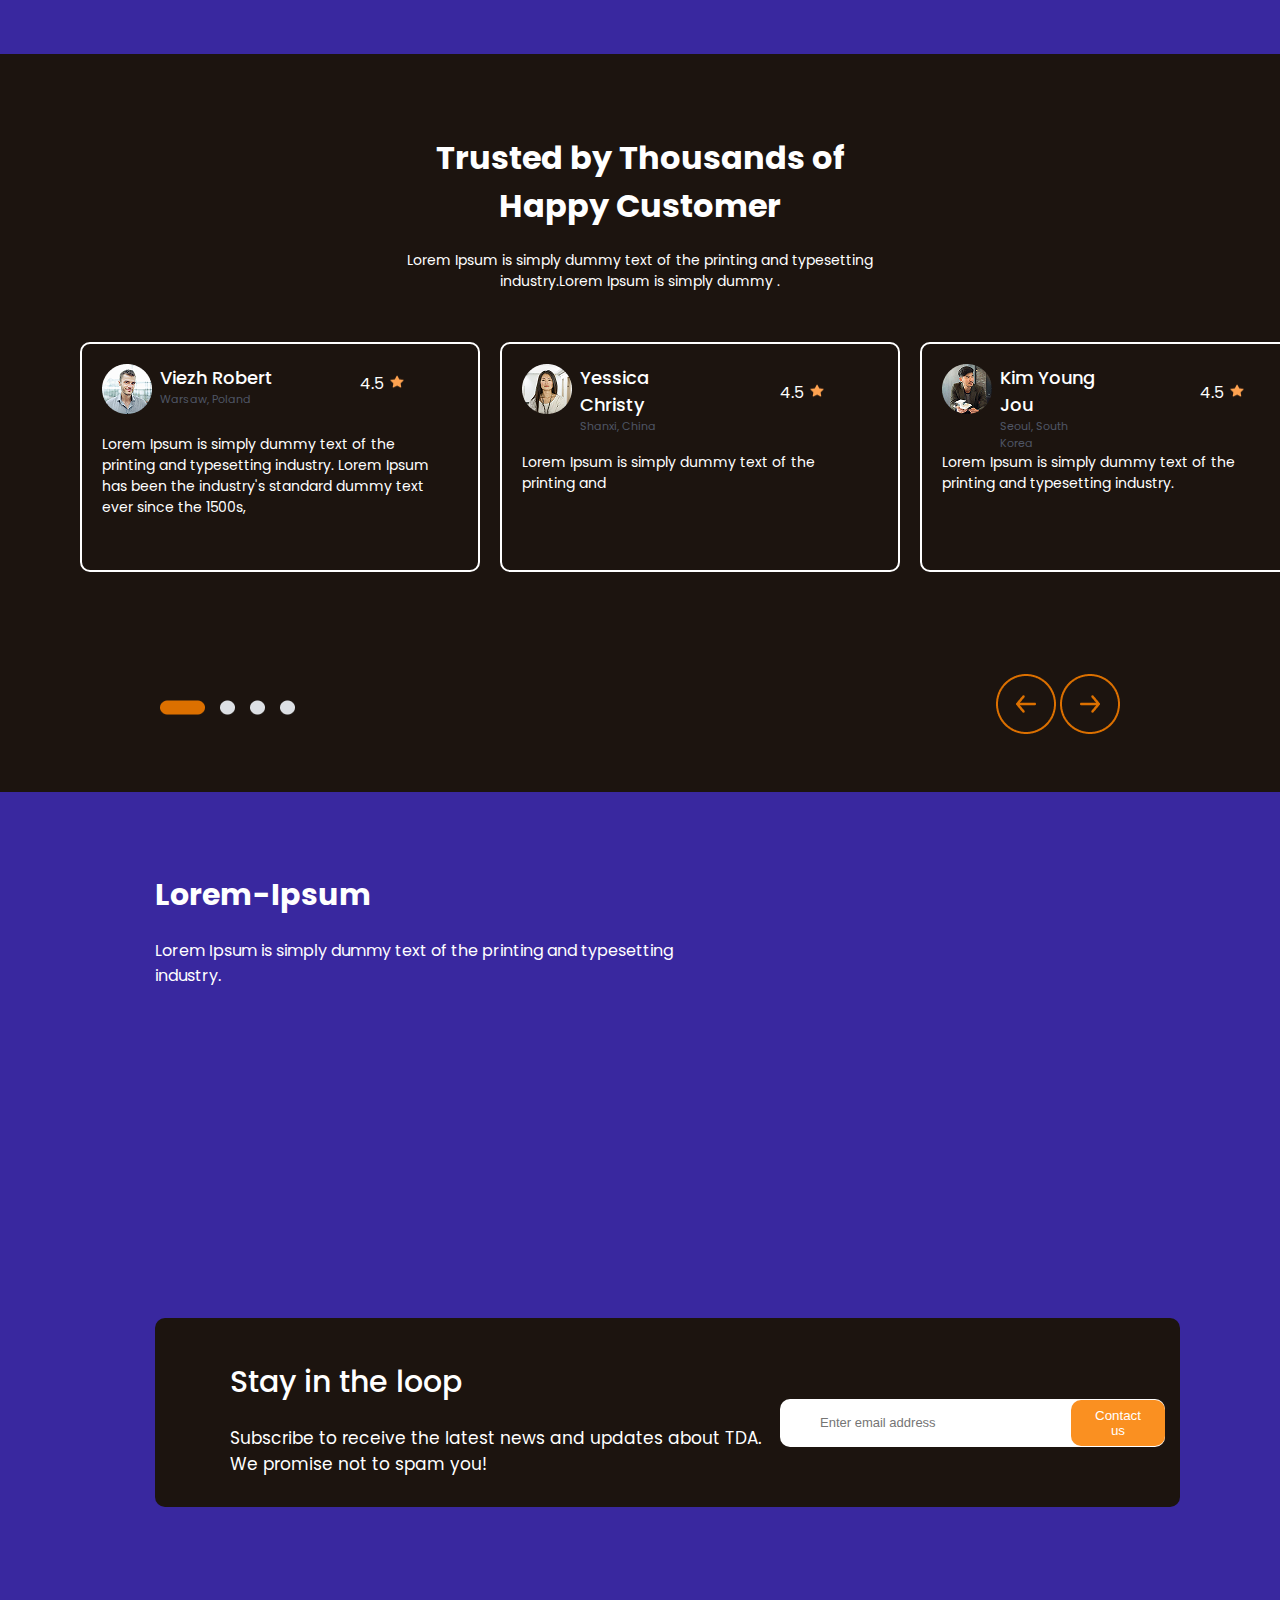
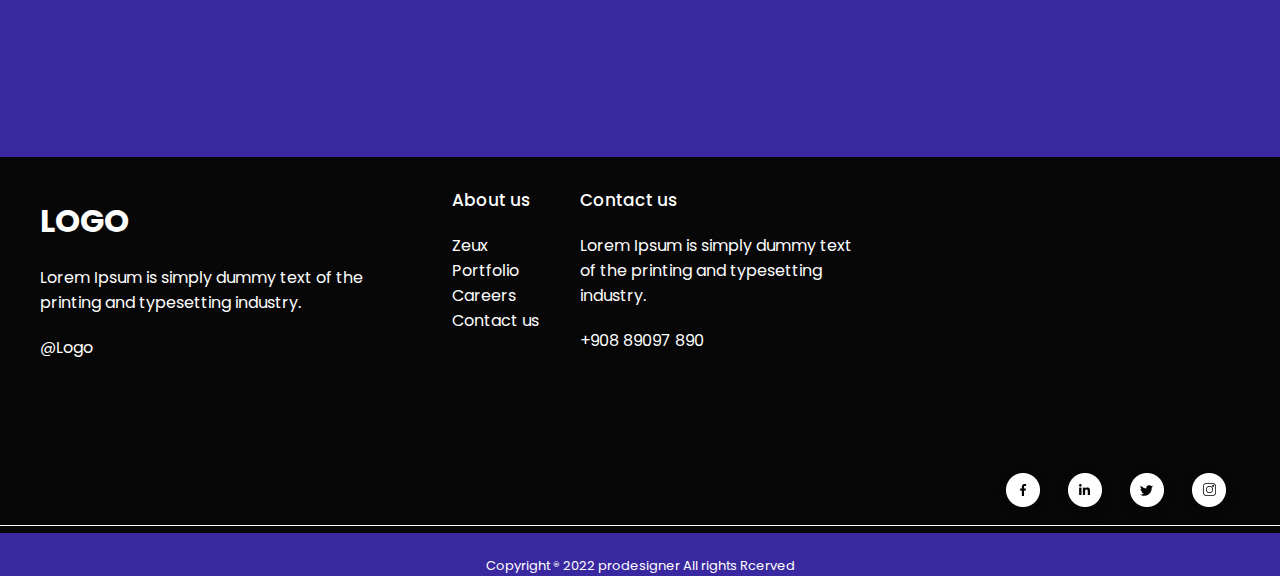
<file: pages/portfolio.html>
<!DOCTYPE html>
<html lang="en">
  <head>
    <meta charset="UTF-8" />
    <meta name="viewport" content="width=device-width, initial-scale=1.0" />
    <link rel="stylesheet" href="portfolio.css" />
    <link
      href="https://fonts.googleapis.com/css2?family=Candal&family=Inter:ital,opsz,wght@0,14..32,100..900;1,14..32,100..900&family=League+Gothic&family=League+Spartan:wght@100..900&family=Poppins:ital,wght@0,100;0,200;0,300;0,400;0,500;0,600;0,700;0,800;0,900;1,100;1,200;1,300;1,400;1,500;1,600;1,700;1,800;1,900&family=Special+Gothic+Expanded+One&display=swap"
      rel="stylesheet"
    />
    <title>Document</title>
  </head>
  <body>
    <div class="header">
      <div>
        <a href="#"><h2>LOGO</h2></a>
      </div>

      <div>
        <ul class="navbar">
          <li><a href="../index.html">Home </a></li>
          <li><a href="Aboutus.html">About Us</a></li>
          <li><a href="#">Portfolio </a></li>
          <li><a href="news.html">News </a></li>
          <li>
            <button class="contact-us">
              <a href="contactus.html">Contact us</a>
            </button>
          </li>
        </ul>
      </div>
    </div>
    <div class="hero-section">
      <span
        ><p>Home ></p>
        <p style="color: #fa8305">About us</p></span
      >
      <h1>Lorem Ipsum is simply dummy text of the printing and.</h1>
      <p>
        Lorem Ipsum is simply dummy text of the printing and typesetting
        industry.
      </p>
      <div class="hero-section-card-container">
        <div class="hero-section-card">
          <img src="../img/portfolio/user.png" alt="" />
          <div>
            <h1>90+</h1>
            <p>Clients</p>
          </div>
        </div>
        <div class="hero-section-card">
          <img src="../img/portfolio/location.png" alt="" />
          <div>
            <h1>30+</h1>
            <p>Countries</p>
          </div>
        </div>
        <div class="hero-section-card">
          <img src="../img/portfolio/user.png" alt="" />
          <div>
            <h1>50+</h1>
            <p>Projects</p>
          </div>
        </div>
      </div>
    </div>
    <div class="video-section">
      <img src="../img/portfolio/Hero Video.png" alt="" />
      <div>
        <h1>Lorem Ipsum is simply dummy text.</h1>
        <p>
          Lorem Ipsum is simply dummy text of the printing and typesetting
          industry.Lorem Ipsum is simply dummy .
        </p>
        <span
          ><img src="../img/portfolio/bx_bxs-check-circle.png" alt="" />
          <p>Lorem Ipsum is simply</p></span
        >
        <span
          ><img src="../img/portfolio/bx_bxs-check-circle.png" alt="" />
          <p>Lorem Ipsum is simply</p></span
        >
        <span
          ><img src="../img/portfolio/bx_bxs-check-circle.png" alt="" />
          <p>Lorem Ipsum is simply</p></span
        >
        <span
          ><img src="../img/portfolio/bx_bxs-check-circle.png" alt="" />
          <p>Lorem Ipsum is simply</p></span
        >
      </div>
    </div>
    <div class="game-card-rect">
      <div>
        <h1>Lorem Ipsum is simply dummy text dummy text</h1>
        <p>
          Lorem Ipsum is simply dummy text of the printing and typesetting
          industry. Lorem Ipsum has been the industry's standard dummy text ever
          since the 1500s, when an unknown printer took a galley of type and
          scrambled it to make a type specimen book. It has survived not only
          five centuries,
        </p>
        <p>
          Lorem Ipsum is simply dummy text of the printing and typesetting
          industry.
        </p>
        <button>Read more</button>
      </div>
      <img src="../img/portfolio/Rectangle 25 (1).png" alt="" />
    </div>
    <div class="game-card-rect">
      <img src="../img/portfolio/Rectangle 26 (1).png" alt="" />
      <div>
        <h1>Lorem Ipsum is simply dummy text dummy text</h1>
        <p>
          Lorem Ipsum is simply dummy text of the printing and typesetting
          industry. Lorem Ipsum has been the industry's standard dummy text ever
          since the 1500s, when an unknown printer took a galley of type and
          scrambled it to make a type specimen book. It has survived not only
          five centuries,
        </p>
        <p>
          Lorem Ipsum is simply dummy text of the printing and typesetting
          industry.
        </p>
        <button>Read more</button>
      </div>
    </div>
    <div class="game-card-rect">
      <div>
        <h1>Lorem Ipsum is simply dummy text dummy text</h1>
        <p>
          Lorem Ipsum is simply dummy text of the printing and typesetting
          industry. Lorem Ipsum has been the industry's standard dummy text ever
          since the 1500s, when an unknown printer took a galley of type and
          scrambled it to make a type specimen book. It has survived not only
          five centuries,
        </p>
        <p>
          Lorem Ipsum is simply dummy text of the printing and typesetting
          industry.
        </p>
        <button>Read more</button>
      </div>
      <img src="../img/portfolio/Rectangle 25 (2).png" alt="" />
    </div>
    <div class="black-div">
      <h1>Trusted by Thousands of Happy Customer</h1>
      <p>
        Lorem Ipsum is simply dummy text of the printing and typesetting
        industry.Lorem Ipsum is simply dummy .
      </p>
      <div class="black-div-card-container">
        <div class="black-div-card">
          <div class="card-info">
            <div class="card-profile">
              <img src="../img/portfolio/Ellipse 175.png" alt="" />
              <span
                ><h3>Viezh Robert</h3>
                <p>Warsaw, Poland</p></span
              >
            </div>
            <div class="card-rating">
              <p>4.5</p>
              <img src="../img/portfolio/Group 1161.png" alt="" />
            </div>
          </div>
          <p>
            Lorem Ipsum is simply dummy text of the printing and typesetting
            industry. Lorem Ipsum has been the industry's standard dummy text
            ever since the 1500s,
          </p>
        </div>
        <div class="black-div-card">
          <div class="card-info">
            <div class="card-profile">
              <img src="../img/portfolio/Ellipse 175 (1).png" alt="" />
              <span
                ><h3>Yessica Christy</h3>
                <p>Shanxi, China</p></span
              >
            </div>
            <div class="card-rating">
              <p>4.5</p>
              <img src="../img/portfolio/Group 1161.png" alt="" />
            </div>
          </div>
          <p>Lorem Ipsum is simply dummy text of the printing and</p>
        </div>
        <div class="black-div-card">
          <div class="card-info">
            <div class="card-profile">
              <img src="../img/portfolio/Ellipse 175 (2).png" alt="" />
              <span
                ><h3>Kim Young Jou</h3>
                <p>Seoul, South Korea</p></span
              >
            </div>
            <div class="card-rating">
              <p>4.5</p>
              <img src="../img/portfolio/Group 1161.png" alt="" />
            </div>
          </div>
          <p>
            Lorem Ipsum is simply dummy text of the printing and typesetting
            industry.
          </p>
        </div>
      </div>
      <div class="black-div-last">
        <img src="../img/portfolio/Group 1300.png" alt="" />
        <span
          ><img src="../img/portfolio/left.png" alt="" />
          <img src="../img/portfolio/right.png" alt=""
        /></span>
      </div>
    </div>

    <div class="Lorem-Ipsum">
      <div class="Lorem-Ipsum-content">
        <h1>Lorem-Ipsum</h1>
        <p>
          Lorem Ipsum is simply dummy text of the printing and typesetting
          industry.
        </p>
      </div>
    </div>

    <div class="subscribe">
      <div class="subscribe-content">
        <h1>Stay in the loop</h1>
        <p>
          Subscribe to receive the latest news and updates about TDA. We promise
          not to spam you!
        </p>
      </div>
      <div class="subscribe-input">
        <div class="subscribe-input-field">
          <input type="text" placeholder="Enter email address" />
          <button class="contact-us">Contact us</button>
        </div>
      </div>
    </div>
    <div class="footer">
      <div class="footer-card-container">
        <div class="footer-card">
          <h1>LOGO</h1>
          <p class="footer-cardp">
            Lorem Ipsum is simply dummy text of the printing and typesetting
            industry.
          </p>
          <p>@Logo</p>
        </div>
        <div class="footer-card">
          <h3>About us</h3>
          <ul>
            <li>Zeux</li>
            <li>Portfolio</li>
            <li>Careers</li>
            <li>Contact us</li>
          </ul>
        </div>
        <div class="footer-card">
          <h3>Contact us</h3>
          <p id="width">
            Lorem Ipsum is simply dummy text of the printing and typesetting
            industry.
          </p>
          <p>+908 89097 890</p>
        </div>
        <div class="footer-card-logo">
          <img src="../img/home/Group 5.png" alt="" />
          <img src="../img/home/Group 9.png" alt="" />
          <img src="../img/home/Group 10.png" alt="" />
          <img src="../img/home/Group 11.png" alt="" />
        </div>
      </div>
      <p id="footerp">Copyright ® 2022 prodesigner All rights Rcerved</p>
    </div>
  </body>
</html>
</file>
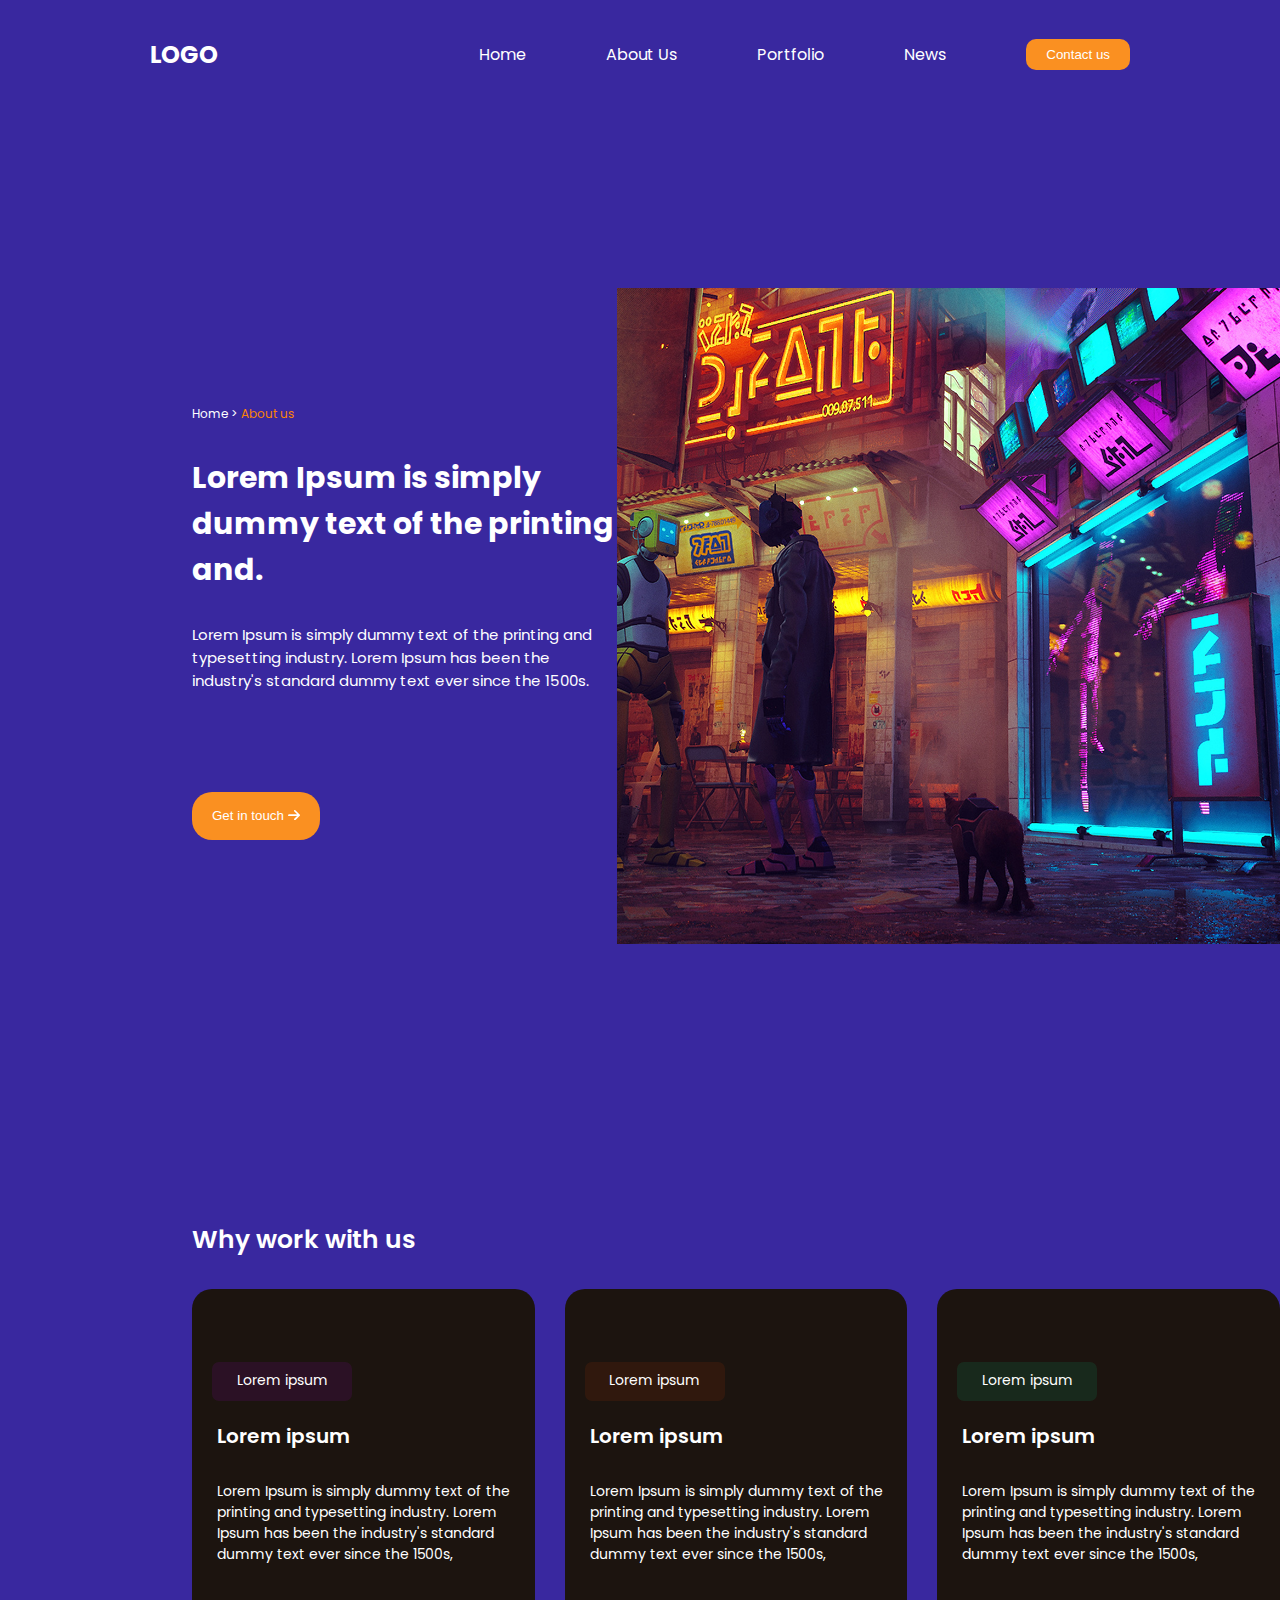
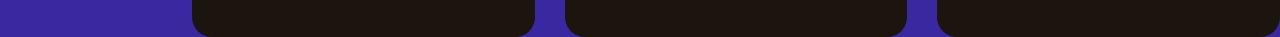
<file: pages/signup.html>
<!DOCTYPE html>
<html lang="en">
  <head>
    <meta charset="UTF-8" />
    <link rel="stylesheet" href="signup.css" />
    <link
      href="https://fonts.googleapis.com/css2?family=Candal&family=Inter:ital,opsz,wght@0,14..32,100..900;1,14..32,100..900&family=League+Gothic&family=League+Spartan:wght@100..900&family=Poppins:ital,wght@0,100;0,200;0,300;0,400;0,500;0,600;0,700;0,800;0,900;1,100;1,200;1,300;1,400;1,500;1,600;1,700;1,800;1,900&family=Special+Gothic+Expanded+One&display=swap"
      rel="stylesheet"
    />
    <meta name="viewport" content="width=device-width, initial-scale=1.0" />
    <title>Document</title>
  </head>
  <body>
    <div class="header">
      <div>
        <a href="#"><h2>LOGO</h2></a>
      </div>

      <div>
        <ul class="navbar">
          <li><a href="#">Home </a></li>
          <li><a href="#">About Us</a></li>
          <li><a href="#">Portfolio </a></li>
          <li><a href="#">News </a></li>
          <li><button class="contact-us">Contact us</button></li>
        </ul>
      </div>
    </div>
    <div class="hero-section">
      <div class="hero-section-content">
        <span
          ><p>Home ></p>
          <p style="color: #fa8305">About us</p></span
        >
        <h1>Lorem Ipsum is simply dummy text of the printing and.</h1>
        <p>
          Lorem Ipsum is simply dummy text of the printing and typesetting
          industry. Lorem Ipsum has been the industry's standard dummy text ever
          since the 1500s.
        </p>
        <button>
          Get in touch <img src="../img/signup/arrow 6.png" alt="" />
        </button>
      </div>
      <div><img src="../img/signup/Rectangle 6 .png" alt="" /></div>
    </div>
    <div class="work-with-us">
      <h1>Why work with us</h1>
      <div class="work-with-us-card-container">
        <div class="work-with-us-card">
          <h4>Lorem ipsum</h4>
          <h3>Lorem ipsum</h3>
          <p>
            Lorem Ipsum is simply dummy text of the printing and typesetting
            industry. Lorem Ipsum has been the industry's standard dummy text
            ever since the 1500s,
          </p>
        </div>
        <div class="work-with-us-card">
          <h4 style="background-color: #dc42001c">Lorem ipsum</h4>
          <h3>Lorem ipsum</h3>
          <p>
            Lorem Ipsum is simply dummy text of the printing and typesetting
            industry. Lorem Ipsum has been the industry's standard dummy text
            ever since the 1500s,
          </p>
        </div>
        <div class="work-with-us-card">
          <h4 style="background-color: #00dc8d1c">Lorem ipsum</h4>
          <h3>Lorem ipsum</h3>
          <p>
            Lorem Ipsum is simply dummy text of the printing and typesetting
            industry. Lorem Ipsum has been the industry's standard dummy text
            ever since the 1500s,
          </p>
        </div>
      </div>
    </div>
  </body>
</html>
</file>
<file: style.css>
* {
    padding: 0;
    margin: 0;
    box-sizing: border-box;
}

body {
    background: #39289f;
    font-family: "Poppins", sans-serif;
}

.header {
    display: flex;
    justify-content: space-between;
    align-items: center;
    height: 12vh;
    padding: 0 150px;
    color: white;
    position: relative;
    z-index: 3;
    /* Increased to ensure it stays above .joystick */
}

.navbar {
    display: flex;
    gap: 100px;
    list-style-type: none;
}

.contact-us {
    background-color: #fa9021;
    padding: 8px 20px;
    border-radius: 10px;
    border: none;
}

.header ul {
    list-style: none;
    display: flex;
    align-items: center;
    gap: 80px;
}

.header a {
    color: white;
    text-decoration: none;
}

.navbar li button {
    color: white;
    background-color: #FA9021;
}






.content h3 {
    color: #E87D0E;
    margin-bottom: 20px;
}

.content h2 {
    color: white;
    font-size: 50px;
    width: 480px;
    margin-bottom: 10px;
}

.content p {
    font-size: 16px;
    color: white;
    width: 300px;
    margin-bottom: 20px;
}

.content button {
    background-color: #FA8305;
    width: 175px;
    height: 53px;
    border-radius: 10px;
    border: none;
    color: white;
}




.hero-section {
    display: flex;
    
    height: 90vh;
    margin-left: 200px;
    justify-content: space-around;
    align-items: flex-end;
    /* Aligns bases of both divs */
    position: relative;
    z-index: 2;
}

.content {
    margin-top: 5vh;

    align-self: flex-start;
    height: 80vh;
    position: relative;
    z-index: 2;
    display: flex;
    flex-direction: column;
    justify-content:center;
    /* Ensures content is aligned to bottom */
}

.joystick {
    height: 50vh;
    position: absolute;
    bottom: 0;
    /* Aligns to the bottom of the container */
    right: 0;
    /* Adjust as needed */
    z-index: 1;
}

.trending{
    display: flex;
    justify-content:space-between ;
   
    margin:50px 200px 30px 238px;
}
.trending h1{
    font-size: 31px;
    color: white;
}
.trending button{
   background-color: rgba(255, 255, 255, 0.116);
   color: white;
    width: 147px;
    font-size: 20px;
    border: none;
    border-radius: 10px;
}

.Games-card-container{
    display: flex;
    justify-content: space-between;
    flex-wrap: wrap;
    margin-left: 238px;
    margin-right: 200px;
    margin-bottom: 150px;
}
.Games-card{
    display: flex ;
    flex-direction: column;
    align-items:   center;
    
    width: 251px;
    
}
.Games-card div{
    display: flex;
    align-items: center;
    margin-top: 20px;
    
}
.Games-card p{
    padding-top:4px;
    margin-left: 3px;

  text-align: center;  
  color: white;
} 

.lorem{
    
    display: flex;
    justify-content: center;
    margin-bottom: 150px;
}

.lorem h1{
    font-size: 35px;
    font-weight: 600;
    color: white;
    width: 826px;
    text-align: center;
   
}
.lorem-content{

    margin-left: 238px;
    
}
.lorem-content h1{
    color: white;
    font-size: 30px;

}
.lorem-content p{
    color: white;
    font-size: 16px;
    font-weight: 400;
    width: 545px;margin-top: 20px;
}
.spiderimg{
    position: relative;
    display: flex;
    justify-content: start;
    margin:150px 0;
    margin-left: 238px;
    align-items: center;
}

.background{
    position: absolute;
    width: 196px;
    height: 145px;
    top: 0;
    right: 15px;
    z-index: 1;
}
.container{
    display: flex;
    background-image: url(img/home/Rectangle\ 5.png);
    justify-content: center;
    align-items: center;
    flex-direction: column;
    height: 125vh;
    
}
.container-content{
    margin-top: 150px;
    display: flex;
    flex-direction: column;
    align-items: center;
    justify-content: center;

}
.container-content h1{
    
    color: white;
    text-align: center;
    width: 826px;
    font-size: 30px;
    font-weight: 600;
}
.container-content p{
    color: white;
    margin:50px 0;
    width:820px;
    text-align: center;
    font-size: 16px;
    font-weight: 400;
}
.cards{
    display: flex;
    width: 71vw;
    justify-content: space-evenly;
    flex-wrap: wrap;
    justify-items: center;
    align-items: center;
    margin:100px 150px;

   
}
.container-card{
    
   margin-bottom: 80px;
    display: flex;
    justify-content: center;
    align-items: center;
    flex-direction: column;
    color: white;
}
.container-card p{
    font-size: 16px;
    margin:30px 0;
    
}

.projects{
    height: 130vh;
    color: white;
    display: flex;
    justify-content: center;
    align-items: center;
    flex-direction: column;
}

.projects h1{
    margin-top: 50px;
    font-weight: 700;
    font-size: 30px;
}
.projects p{
    text-align: center;
    width: 497px;
    font-size: 14px;
    font-weight: 400;
    margin-bottom: 100px;
}
.project-cards-container{
    display: flex;
    justify-content: space-evenly;
    width: 85vw;
    flex-wrap: wrap;
    justify-items: center;


}
.project-cards-container img{
    margin-bottom: 20px;
}
.projects button{
    margin-top: 30px;
    background-color: rgba(255, 255, 255, 0.116);
        color: white;
        width: 147px;
        font-size: 20px;
        border: none;
        height: 57px;
        border-radius: 10px;
}
.Lorem-Ipsum{
    display: flex;
    justify-content: start;
    margin-left: 155px;
    margin-top: 80px;
}
.Lorem-Ipsum-content{
    margin-bottom: 80px;
}
.Lorem-Ipsum-content h1{
    color:white;
    font-size: 30px;
    font-weight: 600px;
    margin-bottom: 20px;
}
.Lorem-Ipsum-content p {
    color: white;
    font-size: 16px;
    font-weight: 400;
    width: 545px;
    
}
.subscribe{
    display: flex;
    margin-left: 155px;
    margin-top: 80px;
    margin-right: 100px;
    background-color: #1C140F;
    height: 189px;
    border-radius: 10px;
    align-items: center; 
    margin-bottom: 150px;
    justify-content: space-evenly;
    

}
.subscribe-content{
    margin-left: 60px;
    display: flex;
    flex-direction: column  ;
    color: white;
    
}
.subscribe-content h1{
    font-size: 30px;
    font-weight: 500;
    margin-top: 10px;
    
}
.subscribe-content p {
    font-size: 17px;
    font-weight: 400;
    margin-top: 20px;
    width: 535px;

}
.subscribe-input-field{
    background-color: white;
    margin-top: 20px;
    width: 385px;
    height: 48px;
    display: flex;
    border-radius: 10px;
    align-items: center;
}
.subscribe-input-field input{
    font-size: 13px;
    font-weight: 300;
    color: #898989;
    margin-left: 40px;
    border: none;
    outline: none;
}
.subscribe-input-field button{
        background-color: #fa9021;
        padding: 8px 20px;
        border-radius: 10px;
        border: none;
        color: white;
        margin-left: 75px;
    }
.footer{
    height: 376px;
    background-color: #070707;
}
.footer-card-container{
    
    display: flex;
    justify-content: space-evenly;
    align-items: start;
        height: 41vh;
        border-bottom: 1px solid white;
}
.footer-card{
    color: white;
    height: 30px;
    margin-top: 30px;
   display: flex;
   flex-direction: column;
   align-items: start;
   justify-content: start;
   

}
.footer-card h1{
margin-top: 10px;
margin-bottom: 20px;
}
.footer-card  p {
    font-size: 16px;
    margin-bottom: 20px;
font-weight: 400;  
text-align: left; 
width: 372px;}

.footer-card h3 {
    font-size: 17px;
    margin-bottom: 20px;
    font-weight: 500;
}
.footer-card ul{
    list-style: none;
}
#width{
    width: 282px;
}

.footer-card-logo{
    display: flex;
    align-items: flex-end;
    justify-content: center;
    align-self: end;
}
#footerp{
    font-size: 13px;
    font-weight: 400;
    color: white;
    margin-top: 30px;
    text-align: center;
}
</file>
<file: pages/Aboutus.css>
* {
    padding: 0;
    margin: 0;
    box-sizing: border-box;
}

body {
    background: #39289f;
    font-family: "Poppins", sans-serif;
}

.header {
    display: flex;
    justify-content: space-between;
    align-items: center;
    height: 12vh;
    padding: 0 150px;
    color: white;
    position: relative;
    z-index: 3;
    /* Increased to ensure it stays above .joystick */
}

.navbar {
    display: flex;
    gap: 100px;
    list-style-type: none;
}

.contact-us {
    background-color: #fa9021;
    padding: 8px 20px;
    border-radius: 10px;
    border: none;
}

.header ul {
    list-style: none;
    display: flex;
    align-items: center;
    gap: 80px;
}

.header a {
    color: white;
    text-decoration: none;
}

.navbar li button {
    color: white;
    background-color: #FA9021;
}


.hero-section{
    display: flex;
    justify-content: space-between;
    margin-top: 20vh;
    margin-bottom: 30vh;
    margin-left: 150px;
}
.hero-section-content{
    display: flex;
    align-items: start;
    flex-direction: column;
    justify-content: center;
}
.hero-section-content span p{
    display: inline;
    color: white;
    font-size: 12px;
    
}
.hero-section-content h1{
    font-size :30px; 
    margin: 30px 0;
    font-weight: 700;
    color: white;
    width: 425px;
}
.hero-section-content p{
    font-size: 15px;
    font-weight: 400;
    color: white;
    width: 414px;
    margin-bottom: 100px;
}

.hero-section-content button{
    background-color: #fa9021;
    padding: 8px 20px;
    border-radius: 20px;
    border: none;
    height: 48px;
    color: white    ;
    
}
.work-with-us{
    color: white;
    margin-left: 150px;  
}
.work-with-us h1{
    font-size: 25px;
    font-weight: 600;
    margin-bottom: 30px;
}
.work-with-us-card-container{
    display: flex;
    justify-content: flex-start;
    gap: 30px;

}
.work-with-us-card{
    height: 348px;
    width: 378px;
    display: flex;
    flex-direction: column;
    justify-content: center;
    background-color: #1C140F;
    border-radius: 20px;
}
.work-with-us-card h4{
    height: 39px;
    width: 140px;
    background-color: #B000DC1C;
    text-align: center;
    padding-top: 8px;
    margin-bottom: 20px;
    font-weight: 400;
    font-size: 14px;
    margin-left: 20px;
    border-radius: 7px;
}
.work-with-us-card h3{
    font-weight: 600;
    font-size: 20px;
    margin-left: 25px;
    margin-bottom: 30px;
}
.work-with-us-card p {
    font-weight: 400;
    font-size: 14px;
    margin-left: 25px;
    width: 304px;
}

.black-div{

    background-color: #1C140F;
    height: 603px;
    margin-top: 150px;
    display: flex;
    align-items: center;

    
}
.black-div-img{
   margin-left: 150px;
    align-self: flex-end;
}
.black-div-content{
    margin-left: 150px;
    display: flex;
    flex-direction: column;
    color: white;
}
.black-div-content h4{
    font-size: 16px;
    font-weight: 500;
    margin-bottom: 30px;
}
.black-div-content h3 {
    font-size: 28px;
    width: 531px;
    font-weight: 600;
    margin-bottom: 30px;
}
.black-div-content p{
    font-size: 16px;
    font-weight: 400;
    width: 536px;
}
.our-team{
    margin-top: 150px;
    margin-left: 150px;
    display: flex;
    flex-direction: column;
}
.our-team h1{
    color: white;
    font-size: 25px;
    font-weight: 600;
}
.our-team-card-container{
    margin-top: 50px;
    display: flex;
    justify-content: start;
    gap: 50px;

}
.our-team-card{
    background-color: #1C140F;
    width: 260px;
    height: 253px;
    border-radius: 15px;
    display: flex;
    flex-direction: column;
    align-items: center;
    justify-content: center;
}
.our-team-card h3{
    font-size: 19px;
    font-weight: 600;
    color: white;

}
.our-team-card p{
    color: #E8E8E8;
    font-size: 16px;
    font-weight: 300;
}

.subscribe {
    display: flex;
    margin-left: 155px;
    margin-top: 80px;
    margin-right: 100px;
    background-color: #1C140F;
    height: 189px;
    border-radius: 10px;
    align-items: center;
    margin-bottom: 150px;
    justify-content: space-evenly;



}

.Lorem-Ipsum {
    display: flex;
    justify-content: start;
    margin-left: 155px;
    margin-top: 80px;
}

.Lorem-Ipsum-content {
    margin-bottom: 80px;
}

.Lorem-Ipsum-content h1 {
    color: white;
    font-size: 30px;
    font-weight: 600px;
    margin-bottom: 20px;
}

.Lorem-Ipsum-content p {
    color: white;
    font-size: 16px;
    font-weight: 400;
    width: 545px;

}

.subscribe-content {
    margin-left: 60px;
    display: flex;
    flex-direction: column;
    color: white;

}

.subscribe-content h1 {
    font-size: 30px;
    font-weight: 500;
    margin-top: 10px;

}

.subscribe-content p {
    font-size: 17px;
    font-weight: 400;
    margin-top: 20px;
    width: 535px;

}

.subscribe-input-field {
    background-color: white;
    margin-top: 20px;
    width: 385px;
    height: 48px;
    display: flex;
    border-radius: 10px;
    align-items: center;
}

.subscribe-input-field input {
    font-size: 13px;
    font-weight: 300;
    color: #898989;
    margin-left: 40px;
    border: none;
    outline: none;
}

.subscribe-input-field button {
    background-color: #fa9021;
    padding: 8px 20px;
    border-radius: 10px;
    border: none;
    color: white;
    margin-left: 75px;
}

.footer {
    height: 376px;
    background-color: #070707;
}

.footer-card-container {

    display: flex;
    justify-content: space-evenly;
    align-items: start;
    height: 41vh;
    border-bottom: 1px solid white;
}

.footer-card {
    color: white;
    height: 30px;
    margin-top: 30px;
    display: flex;
    flex-direction: column;
    align-items: start;
    justify-content: start;


}

.footer-card h1 {
    margin-top: 10px;
    margin-bottom: 20px;
}

.footer-card p {
    font-size: 16px;
    margin-bottom: 20px;
    font-weight: 400;
    text-align: left;
    width: 372px;
}

.footer-card h3 {
    font-size: 17px;
    margin-bottom: 20px;
    font-weight: 500;
}

.footer-card ul {
    list-style: none;
}

#width {
    width: 282px;
}

.footer-card-logo {
    display: flex;
    align-items: flex-end;
    justify-content: center;
    align-self: end;
}

#footerp {
    font-size: 13px;
    font-weight: 400;
    color: white;
    margin-top: 30px;
    text-align: center;
}
</file>
<file: pages/contactus.css>
* {
    padding: 0;
    margin: 0;
    box-sizing: border-box;
}

body {
    background: #39289f;
    font-family: "Poppins", sans-serif;
}

.header {
    display: flex;
    justify-content: space-between;
    align-items: center;
    height: 12vh;
    padding: 0 150px;
    color: white;
    position: relative;
    z-index: 3;
    /* Increased to ensure it stays above .joystick */
}

.navbar {
    display: flex;
    gap: 100px;
    list-style-type: none;
}

.contact-us {
    background-color: #fa9021;
    padding: 8px 20px;
    border-radius: 10px;
    border: none;
}

.header ul {
    list-style: none;
    display: flex;
    align-items: center;
    gap: 80px;
}


.header a {
    color: white;
    text-decoration: none;
}

.navbar li button {
    color: white;
    background-color: #FA9021;
}

.hero-section {
    color: white;
    margin-top: 100px;
    display: flex;
    justify-content: center;
    align-items: center;
    flex-direction: column;
}

.hero-section span p {
    display: inline;
    color: white;
    font-size: 14px;
    font-weight: 400;

}

.hero-section h1 {
    margin-top: 20px;
    margin-bottom: 20px;
    font-size: 33px;
    font-weight: 600;
}

.hero-section p {

    font-size: 16px;
    font-weight: 500;
}
.hero-section img{
    margin-top: 50px;
}
.contactus-div{
    display: flex;
   margin-top: 100px;
    margin-left: 155px;
    margin-bottom: 100px;
    margin-right: 100px;
    justify-content: space-between;
}
.contactus-div-card-1{
   
    display: flex;
    flex-direction: column;
   justify-content: center;
    
}
.contactus-div-card-1 p{
    font-size: 14px;
    font-weight: 400;
    margin-left: 15px;
    color: white;
   
    margin-bottom: 30px;
    
}
.contactus-div-card-1 img{
    height: 50px;
    width: 50px;
}
.contactus-div-card-2{
    display: flex;
    align-items: center;
}
.contactus-div-card-2 span{
    display: flex;
        justify-content: center;
        align-items: center
    ;
}

.boder-line{
    height: 102px;
    width: 1px;
    border-left: 1px solid white ;

}

.contactus-div-card-2 span p{
    display: inline;
    font-size: 20px;
    width: 325px;
    font-weight: 300;
    color: white;
}
.contactus-div-card-2 span img{
    margin-right: 10px;
}

.user-form{
    display: flex;
    height: 110vh;
    background-color: #1C140F;
    flex-direction: column;
    justify-content: center;
    align-items: center;

}
.user-form-inner{
    display: flex;
    flex-direction: column;
    
}
.user-form h1{
    color: white;
    margin-top: 50px;
    margin-bottom: 10px;
    font-size: 30px;
    font-weight: 400;
}
.user-form-p{
    font-size: 13px;
    font-weight: 500;
    color: white;
    margin-bottom: 50px;
    
}
.user-form p {
    font-size: 13px;
    font-weight: 500;
    color: white;
    margin-bottom: 10px;
    margin-top: 10px;

}
.user-form-inner div{
    display: flex;
    
    gap: 20px;
}
.user-form-inner p {
   color: #4F4F4F;
   font-size: 14px;
   font-weight: 500;
}
.user-form-inner div{
    display: flex;
    justify-content: space-between;
}
.user-form-inner div input{
    
    width: 322px;
    height: 56px;
    border: 1px solid #CECECE;
    border-radius: 8px;
    background-color: #4f4f4f52;
}
.user-form-inner-input{
    height: 56px;
    width: 671px;
    border: 1px solid #CECECE;
        border-radius: 8px;
        background-color: #4f4f4f52;
}
.user-form-inner span textarea{
    height: 260px;
    border: 1px solid #CECECE;
        border-radius: 8px;
        background-color: #4f4f4f52;
    width: 671px;
}
.user-form-inner button{
    width:193px ;
    height: 57px;
    color: white;
    background-color: #DC7000;
    border-radius: 10px;
    align-self: flex-end;
    margin: 50px 0;
    border: none;
}

.Lorem-Ipsum {
    display: flex;
    justify-content: start;
    margin-left: 155px;
    margin-top: 80px;
}

.Lorem-Ipsum-content {
    margin-bottom: 80px;
}

.Lorem-Ipsum-content h1 {
    color: white;
    font-size: 30px;
    font-weight: 600px;
    margin-bottom: 20px;
}

.Lorem-Ipsum-content p {
    color: white;
    font-size: 16px;
    font-weight: 400;
    width: 545px;

}


.subscribe {
    display: flex;
    margin-left: 155px;
    margin-top: 80px;
    margin-right: 100px;
    background-color: #1C140F;
    height: 189px;
    border-radius: 10px;
    align-items: center;
    margin-bottom: 150px;
    justify-content: space-evenly;


}

.subscribe-content {
    margin-left: 60px;
    display: flex;
    flex-direction: column;
    color: white;

}

.subscribe-content h1 {
    font-size: 30px;
    font-weight: 500;
    margin-top: 10px;

}

.subscribe-content p {
    font-size: 17px;
    font-weight: 400;
    margin-top: 20px;
    width: 535px;

}

.subscribe-input-field {
    background-color: white;
    margin-top: 20px;
    width: 385px;
    height: 48px;
    display: flex;
    border-radius: 10px;
    align-items: center;
}

.subscribe-input-field input {
    font-size: 13px;
    font-weight: 300;
    color: #898989;
    margin-left: 40px;
    border: none;
    outline: none;
}

.subscribe-input-field button {
    background-color: #fa9021;
    padding: 8px 20px;
    border-radius: 10px;
    border: none;
    color: white;
    margin-left: 75px;
}

.footer {
    height: 376px;
    background-color: #070707;
}

.footer-card-container {

    display: flex;
    justify-content: space-evenly;
    align-items: start;
    height: 41vh;
    border-bottom: 1px solid white;
}

.footer-card {
    color: white;
    height: 30px;
    margin-top: 30px;
    display: flex;
    flex-direction: column;
    align-items: start;
    justify-content: start;


}

.footer-card h1 {
    margin-top: 10px;
    margin-bottom: 20px;
}

.footer-card p {
    font-size: 16px;
    margin-bottom: 20px;
    font-weight: 400;
    text-align: left;
    width: 372px;
}

.footer-card h3 {
    font-size: 17px;
    margin-bottom: 20px;
    font-weight: 500;
}

.footer-card ul {
    list-style: none;
}

#width {
    width: 282px;
}

.footer-card-logo {
    display: flex;
    align-items: flex-end;
    justify-content: center;
    align-self: end;
}

#footerp {
    font-size: 13px;
    font-weight: 400;
    color: white;
    margin-top: 30px;
    text-align: center;
}
</file>
<file: pages/portfolio.css>
* {
    padding: 0;
    margin: 0;
    box-sizing: border-box;
}

body {
    background: #39289f;
    font-family: "Poppins", sans-serif;
}

.header {
    display: flex;
    justify-content: space-between;
    align-items: center;
    height: 12vh;
    padding: 0 150px;
    color: white;
    position: relative;
    z-index: 3;
    /* Increased to ensure it stays above .joystick */
}

.navbar {
    display: flex;
    gap: 100px;
    list-style-type: none;
}

.contact-us {
    background-color: #fa9021;
    padding: 8px 20px;
    border-radius: 10px;
    border: none;
}

.header ul {
    list-style: none;
    display: flex;
    align-items: center;
    gap: 80px;
}


.header a {
    color: white;
    text-decoration: none;
}

.navbar li button {
    color: white;
    background-color: #FA9021;
}

.hero-section{
    color: white;
    margin-top: 100px;
    display: flex;
    justify-content: center;
    align-items: center;
    flex-direction: column;
}
.hero-section span p {
    display: inline;
    color: white;
    font-size: 14px;
    font-weight: 400;

}
.hero-section h1{
    margin-top: 20px;
    margin-bottom: 20px;
    font-size: 33px;
    font-weight: 600;
}
.hero-section p{
   
    font-size: 16px;
    font-weight: 500;
}

.hero-section-card-container{
    margin-top: 80px;
    width: 1140px;
    height: 200px;
    background-color: #1C140F;
    display: flex;
    justify-content: flex-start;
    align-items: center;

}

.hero-section-card{
    width: 380px;
    
    height: 140px;
    border-right:2px solid white;
    display: flex;
    justify-content: center;
    gap: 20px;
    align-items: center;
}
.hero-section-card div{
    display: flex;
    flex-direction: column;
    justify-content:center ;
    align-items: center;
}
.hero-section-card div h1{
    font-size: 25px;
    font-weight: 700;
    margin: 0;
}
.hero-section-card div p{
    font-size: 20px;
    font-weight: 400;
}


.video-section{
    margin-top: 150px;
    color: white;
    display: flex;
    justify-content:center;
    gap: 150px;
}
.video-section div h1{
    width: 384px;
    font-size: 30px;
    font-weight: 700;
    margin-bottom: 30px;
}
.video-section div p {
    width: 327px;
    font-size: 14px;
    font-weight: 400;
    margin-bottom: 20px;
}
.video-section div span {
    display: flex;
    justify-content: start;
    gap: 5px;
    align-items: center;
    margin-bottom: 10px;
}


.game-card-rect{
    
    margin-left: 154px;
    margin-right: 110px;
    margin-top: 150px;
    display: flex;
    justify-content: space-between;
}
.game-card-rect div{
    color: white;
    display: flex;
    flex-direction: column;
    justify-content: space-between;
}
.game-card-rect div h1{
    font-size: 30px;
    font-weight: 500;
    width: 472px;
}

.game-card-rect div p {
    font-size: 17px;
    font-weight: 400;
    width: 536px;
    margin-top: 30px;
}
.game-card-rect div button{
    margin-top: 30px;
    width: 177px;
    height: 50px;
    background-color: #DC7000;
    border: none;
    color: white;
}
.black-div{
    margin-top: 150px;
    height: 738px;
    background-color: #1C140F;
    display: flex;
    flex-direction: column;
    align-items: center;

}
.black-div h1{
    color: white;
    width: 447px;
    margin-top: 80px;
    text-align: center;
}
.black-div p {
    color: white;
    width: 555px;
    margin-top: 20px;
    text-align: center;
    font-size: 14px;
    font-weight: 400
    ;
}
.black-div-card-container{
    margin-top: 50px;
    display: flex;
    margin-left: 120px;
    justify-content: center;
        gap: 20px;      
}
.black-div-card{
    
    width: 400px;
    height: 230px;
    border: 2px solid white;
    border-radius: 10px;
}
.black-div-card p{
    font-size: 14px;
    font-weight: 400;
    width: 340px;
    text-align: start;
    margin-left: 20px;
}
.card-info{
    width: 400px;
    display: flex;
    justify-content: space-between;
}
.card-profile{
    margin-top: 20px;
    margin-left:20px;
    display: flex;
    

}
.card-profile img{
    width: 50px;
    height: 50px;
}
.card-info div span h3{
    width: 118px;
    font-size: 18px;
    font-weight: 500;
    color: white;
}
.card-info div span{
    display: flex;
    flex-direction: column;
    justify-content: start;
    margin-left: 8px;
}
.card-info div span  p {
    width: 101px;
    font-size: 11px;
    height: 14px;
    font-weight: 400;
    color: #4F5665;
    margin: 0;
}
.card-rating{
    display: flex;
    justify-content: center;
    align-items: center;
    width: 200px;
    margin: 0;
}
.card-rating img{
    width: 16px;
    height: 16px;
    margin-top: 5px;
    margin-left: 5px;
}
.card-rating p {
    margin: 0;
    font-size: 16px;
    font-weight: 400;
    width: 24px;
    height: 16px;
}


.black-div-last{
    width: 75vw;
    margin-top: 10vh;
    height: 10vh;
   
    display: flex;
    justify-content: space-between;
    align-items: center;
}
.black-div-last img{
    height: 15px;
    width: 135px;
}
.black-div-last span img {
    height: 60px;
    width: 60px;
}

.Lorem-Ipsum {
    display: flex;
    justify-content: start;
    margin-left: 155px;
    margin-top: 80px;
}

.Lorem-Ipsum-content {
    margin-bottom: 80px;
}

.Lorem-Ipsum-content h1 {
    color: white;
    font-size: 30px;
    font-weight: 600px;
    margin-bottom: 20px;
}

.Lorem-Ipsum-content p {
    color: white;
    font-size: 16px;
    font-weight: 400;
    width: 545px;

}
.subscribe {
    display: flex;
    margin-left: 155px;
    margin-top: 250px;
    margin-right: 100px;
    background-color: #1C140F;
    height: 189px;
    border-radius: 10px;
    align-items: center;
    margin-bottom: 250px;
    justify-content: space-evenly;


}

.subscribe-content {
    margin-left: 60px;
    display: flex;
    flex-direction: column;
    color: white;

}

.subscribe-content h1 {
    font-size: 30px;
    font-weight: 500;
    margin-top: 10px;

}

.subscribe-content p {
    font-size: 17px;
    font-weight: 400;
    margin-top: 20px;
    width: 535px;

}

.subscribe-input-field {
    background-color: white;
    margin-top: 20px;
    width: 385px;
    height: 48px;
    display: flex;
    border-radius: 10px;
    align-items: center;
}

.subscribe-input-field input {
    font-size: 13px;
    font-weight: 300;
    color: #898989;
    margin-left: 40px;
    border: none;
    outline: none;
}

.subscribe-input-field button {
    background-color: #fa9021;
    padding: 8px 20px;
    border-radius: 10px;
    border: none;
    color: white;
    margin-left: 75px;
}

.footer {
    height: 376px;
    background-color: #070707;
}

.footer-card-container {

    display: flex;
    justify-content: space-evenly;
    align-items: start;
    height: 41vh;
    border-bottom: 1px solid white;
}

.footer-card {
    color: white;
    height: 30px;
    margin-top: 30px;
    display: flex;
    flex-direction: column;
    align-items: start;
    justify-content: start;


}

.footer-card h1 {
    margin-top: 10px;
    margin-bottom: 20px;
}

.footer-card p {
    font-size: 16px;
    margin-bottom: 20px;
    font-weight: 400;
    text-align: left;
    width: 372px;
}

.footer-card h3 {
    font-size: 17px;
    margin-bottom: 20px;
    font-weight: 500;
}

.footer-card ul {
    list-style: none;
}

#width {
    width: 282px;
}

.footer-card-logo {
    display: flex;
    align-items: flex-end;
    justify-content: center;
    align-self: end;
}

#footerp {
    font-size: 13px;
    font-weight: 400;
    color: white;
    margin-top: 30px;
    text-align: center;
}
</file>
<file: pages/signup.css>
* {
    padding: 0;
    margin: 0;
    box-sizing: border-box;
}

body {
    background: #39289f;
    font-family: "Poppins", sans-serif;
}

.header {
    display: flex;
    justify-content: space-between;
    align-items: center;
    height: 12vh;
    padding: 0 150px;
    color: white;
    position: relative;
    z-index: 3;
    /* Increased to ensure it stays above .joystick */
}

.navbar {
    display: flex;
    gap: 100px;
    list-style-type: none;
}

.contact-us {
    background-color: #fa9021;
    padding: 8px 20px;
    border-radius: 10px;
    border: none;
}

.header ul {
    list-style: none;
    display: flex;
    align-items: center;
    gap: 80px;
}

.header a {
    color: white;
    text-decoration: none;
}

.navbar li button {
    color: white;
    background-color: #FA9021;
}


.hero-section{
    display: flex;
    justify-content: space-between;
    margin-top: 20vh;
    margin-bottom: 30vh;
    margin-left: 15vw;
}
.hero-section-content{
    display: flex;
    align-items: start;
    flex-direction: column;
    justify-content: center;
}
.hero-section-content span p{
    display: inline;
    color: white;
    font-size: 12px;
    
}
.hero-section-content h1{
    font-size :30px; 
    margin: 30px 0;
    font-weight: 700;
    color: white;
    width: 425px;
}
.hero-section-content p{
    font-size: 15px;
    font-weight: 400;
    color: white;
    width: 414px;
    margin-bottom: 100px;
}

.hero-section-content button{
    background-color: #fa9021;
    padding: 8px 20px;
    border-radius: 20px;
    border: none;
    height: 48px;
    color: white    ;
    
}
.work-with-us{
    color: white;
    margin-left: 15vw;  
}
.work-with-us h1{
    font-size: 25px;
    font-weight: 600;
    margin-bottom: 30px;
}
.work-with-us-card-container{
    display: flex;
    justify-content: flex-start;
    gap: 30px;

}
.work-with-us-card{
    height: 348px;
    width: 378px;
    display: flex;
    flex-direction: column;
    justify-content: center;
    background-color: #1C140F;
    border-radius: 20px;
}
.work-with-us-card h4{
    height: 39px;
    width: 140px;
    background-color: #B000DC1C;
    text-align: center;
    padding-top: 8px;
    margin-bottom: 20px;
    font-weight: 400;
    font-size: 14px;
    margin-left: 20px;
    border-radius: 7px;
}
.work-with-us-card h3{
    font-weight: 600;
    font-size: 20px;
    margin-left: 25px;
    margin-bottom: 30px;
}
.work-with-us-card p {
    font-weight: 400;
    font-size: 14px;
    margin-left: 25px;
    width: 304px;
}

.black-div{

    background-color: #1C140F;
    height: 603px;
    margin-top: 150px;
    display: flex;
    align-items: center;

    
}
.black-div-img{
   margin-left: 150px;
    align-self: flex-end;
}
.black-div-content{
    margin-left: 150px;
    display: flex;
    flex-direction: column;
    color: white;
}
.black-div-content h4{
    font-size: 16px;
    font-weight: 500;
    margin-bottom: 30px;
}
.black-div-content h3 {
    font-size: 28px;
    width: 531px;
    font-weight: 600;
    margin-bottom: 30px;
}
.black-div-content p{
    font-size: 16px;
    font-weight: 400;
    width: 536px;
}
.our-team{
    margin-top: 150px;
    margin-left: 150px;
    display: flex;
    flex-direction: column;
}
.our-team h1{
    color: white;
    font-size: 25px;
    font-weight: 600;
}
.our-team-card-container{
    margin-top: 50px;
    display: flex;
    justify-content: start;
    gap: 50px;

}
.our-team-card{
    background-color: #1C140F;
    width: 260px;
    height: 253px;
    border-radius: 15px;
    display: flex;
    flex-direction: column;
    align-items: center;
    justify-content: center;
}
.our-team-card h3{
    font-size: 19px;
    font-weight: 600;
    color: white;

}
.our-team-card p{
    color: #E8E8E8;
    font-size: 16px;
    font-weight: 300;
}

.subscribe {
    display: flex;
    margin-left: 155px;
    margin-top: 80px;
    margin-right: 100px;
    background-color: #1C140F;
    height: 189px;
    border-radius: 10px;
    align-items: center;
    margin-bottom: 150px;
    justify-content: space-evenly;


}

.subscribe-content {
    margin-left: 60px;
    display: flex;
    flex-direction: column;
    color: white;

}

.subscribe-content h1 {
    font-size: 30px;
    font-weight: 500;
    margin-top: 10px;

}

.subscribe-content p {
    font-size: 17px;
    font-weight: 400;
    margin-top: 20px;
    width: 535px;

}

.subscribe-input-field {
    background-color: white;
    margin-top: 20px;
    width: 385px;
    height: 48px;
    display: flex;
    border-radius: 10px;
    align-items: center;
}

.subscribe-input-field input {
    font-size: 13px;
    font-weight: 300;
    color: #898989;
    margin-left: 40px;
    border: none;
    outline: none;
}

.subscribe-input-field button {
    background-color: #fa9021;
    padding: 8px 20px;
    border-radius: 10px;
    border: none;
    color: white;
    margin-left: 75px;
}

.footer {
    height: 376px;
    background-color: #070707;
}

.footer-card-container {

    display: flex;
    justify-content: space-evenly;
    align-items: start;
    height: 41vh;
    border-bottom: 1px solid white;
}

.footer-card {
    color: white;
    height: 30px;
    margin-top: 30px;
    display: flex;
    flex-direction: column;
    align-items: start;
    justify-content: start;


}

.footer-card h1 {
    margin-top: 10px;
    margin-bottom: 20px;
}

.footer-card p {
    font-size: 16px;
    margin-bottom: 20px;
    font-weight: 400;
    text-align: left;
    width: 372px;
}

.footer-card h3 {
    font-size: 17px;
    margin-bottom: 20px;
    font-weight: 500;
}

.footer-card ul {
    list-style: none;
}

#width {
    width: 282px;
}

.footer-card-logo {
    display: flex;
    align-items: flex-end;
    justify-content: center;
    align-self: end;
}

#footerp {
    font-size: 13px;
    font-weight: 400;
    color: white;
    margin-top: 30px;
    text-align: center;
}
</file>
